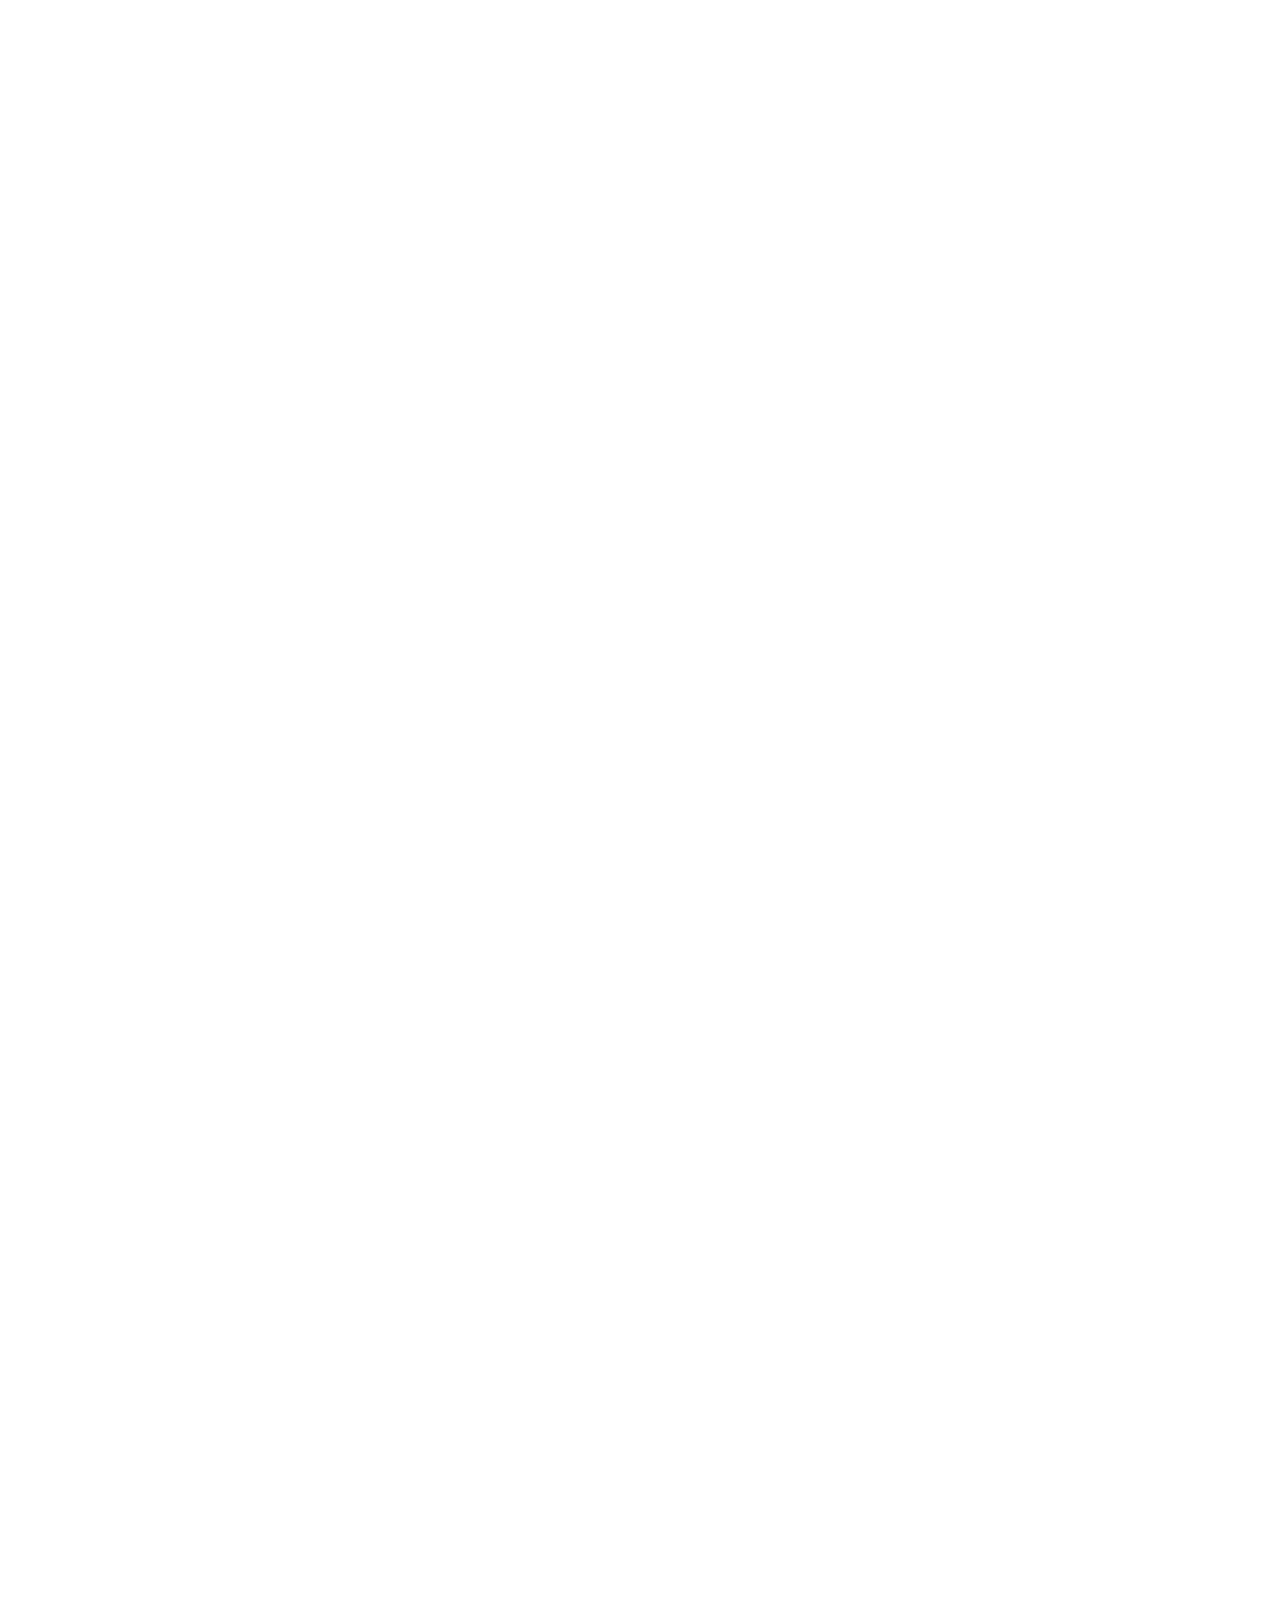
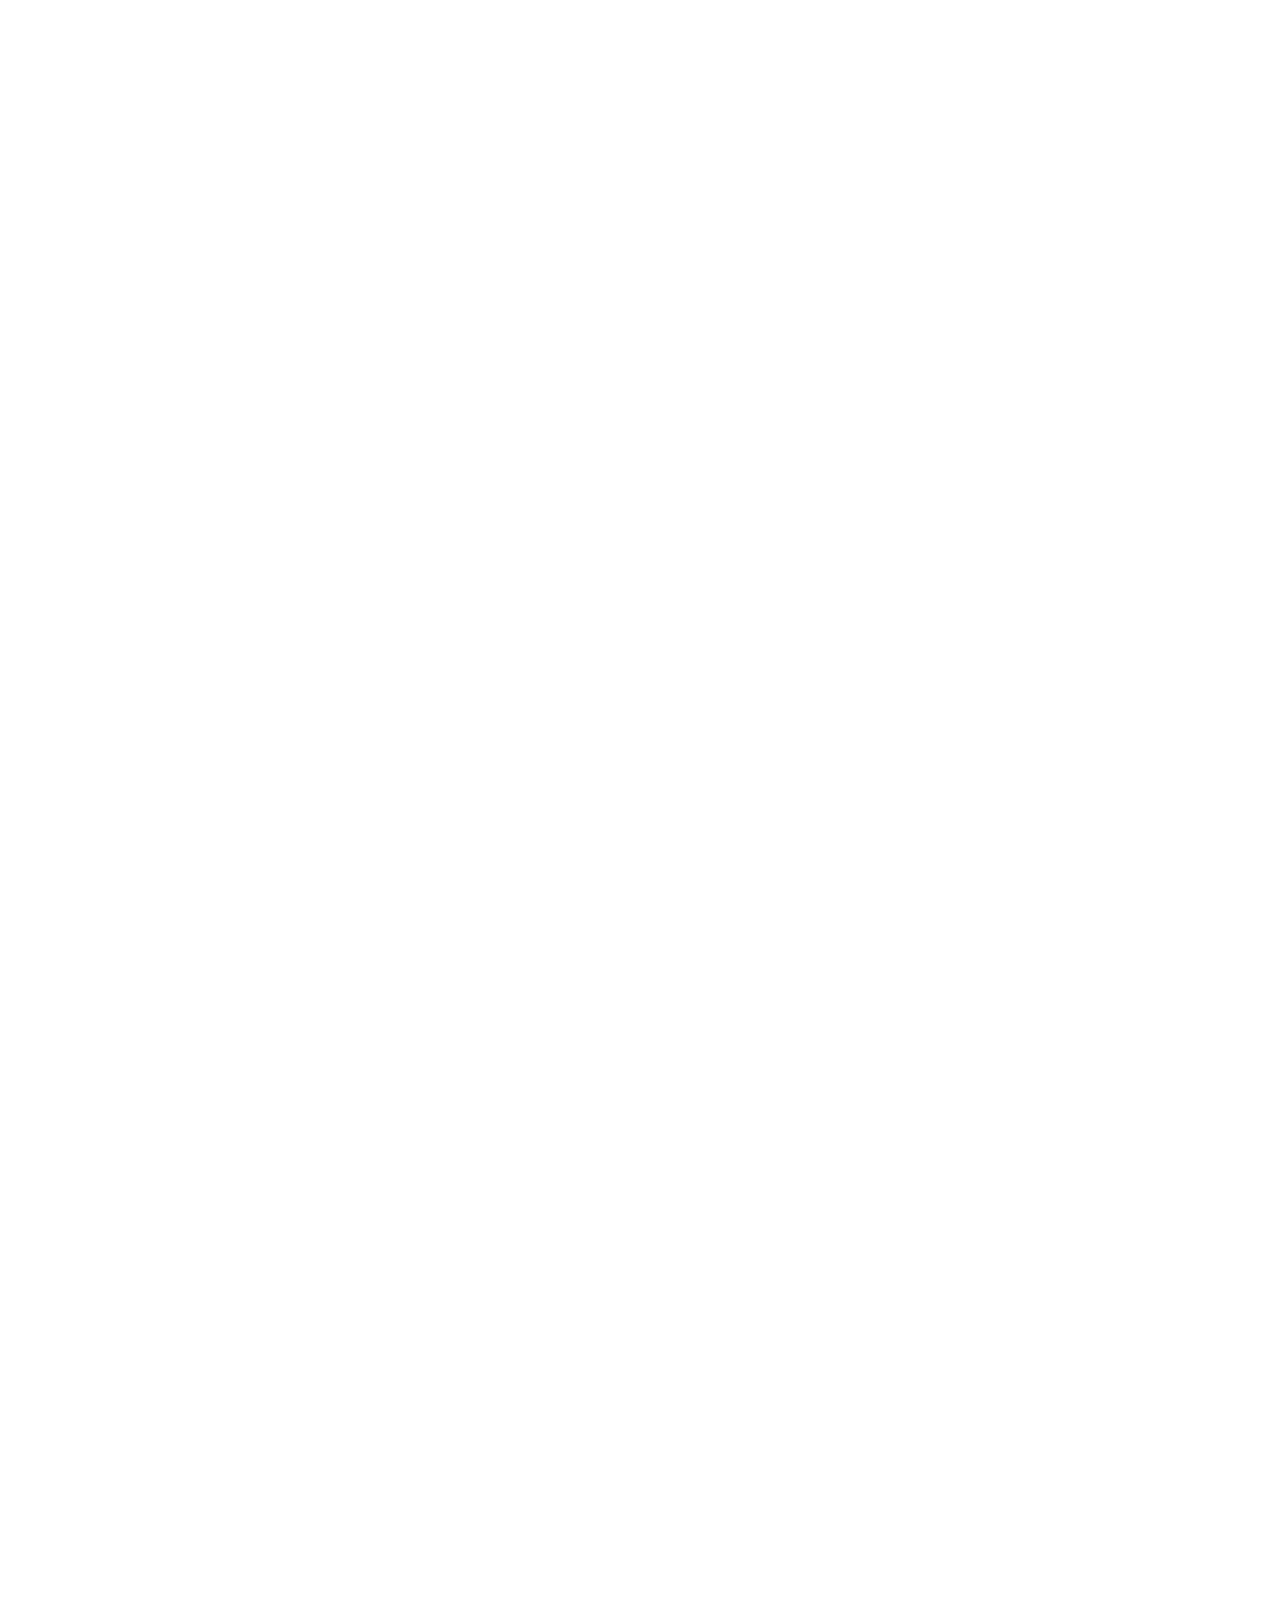
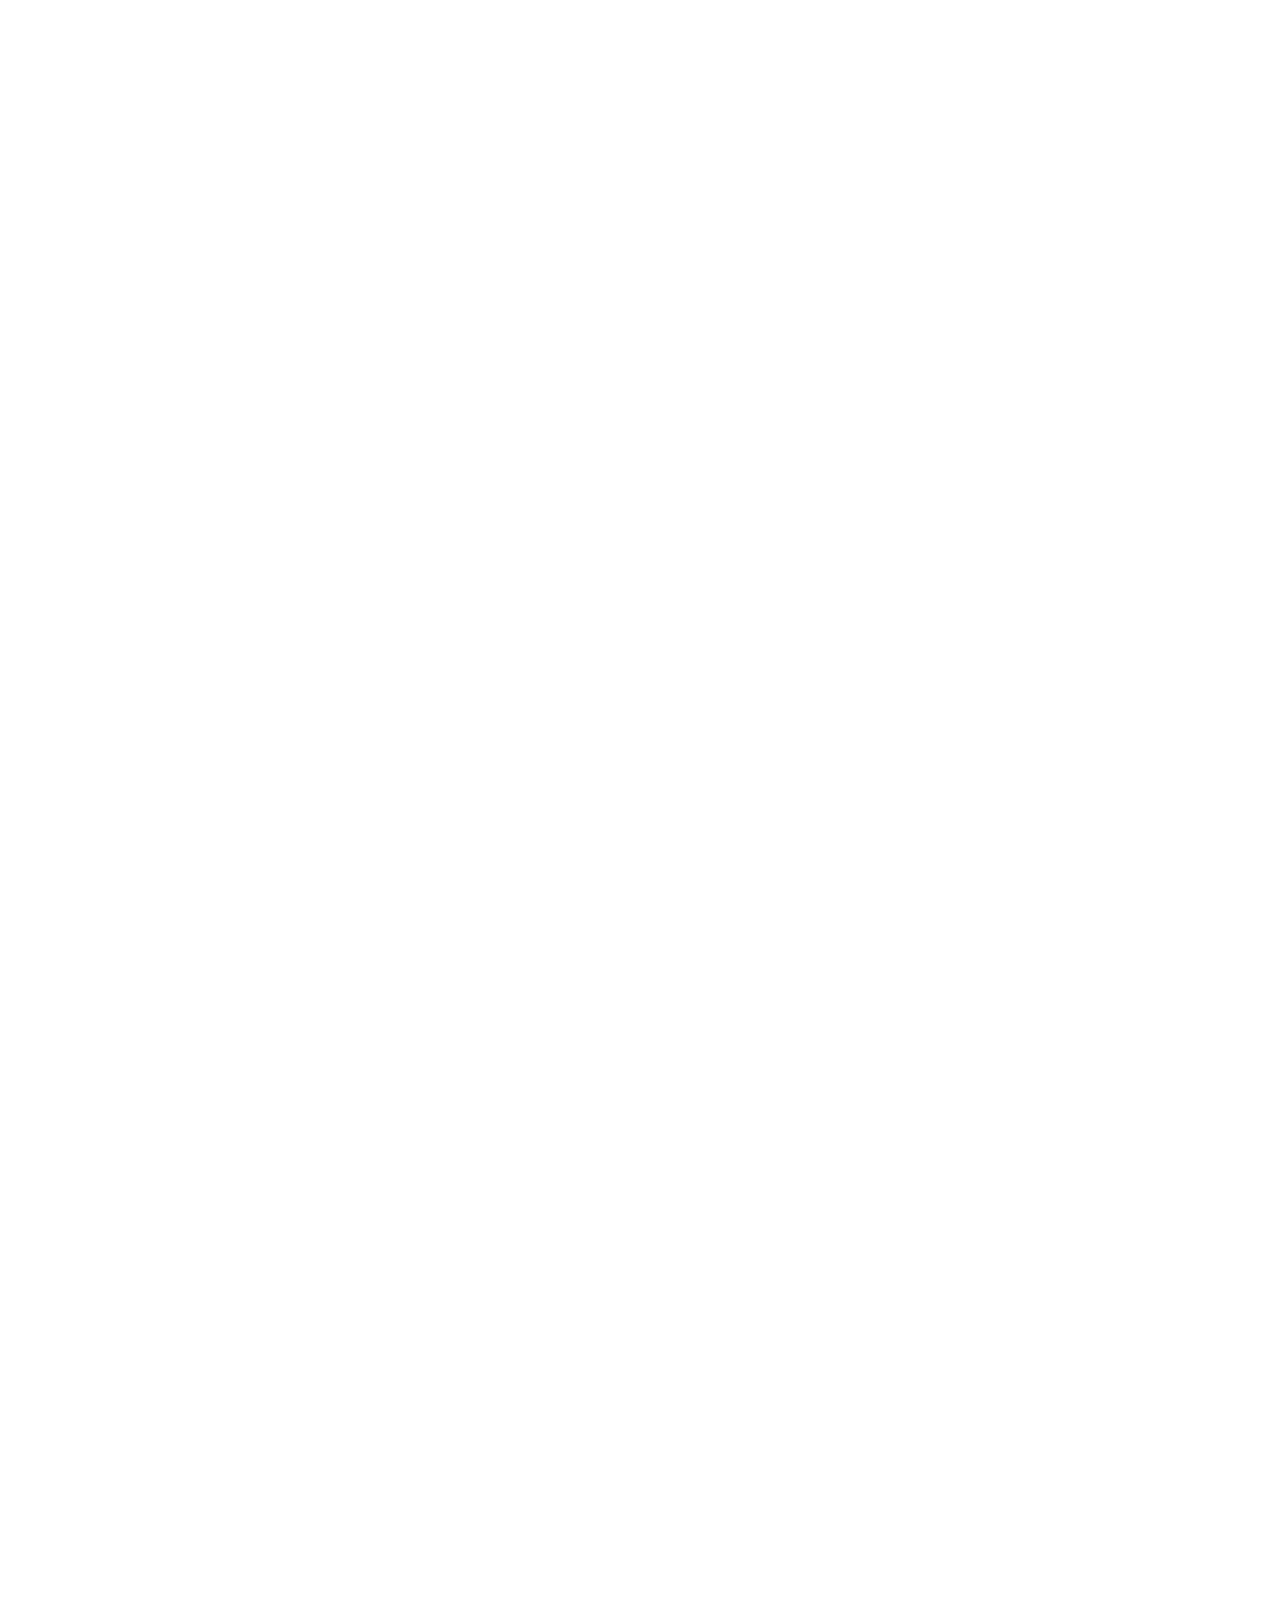
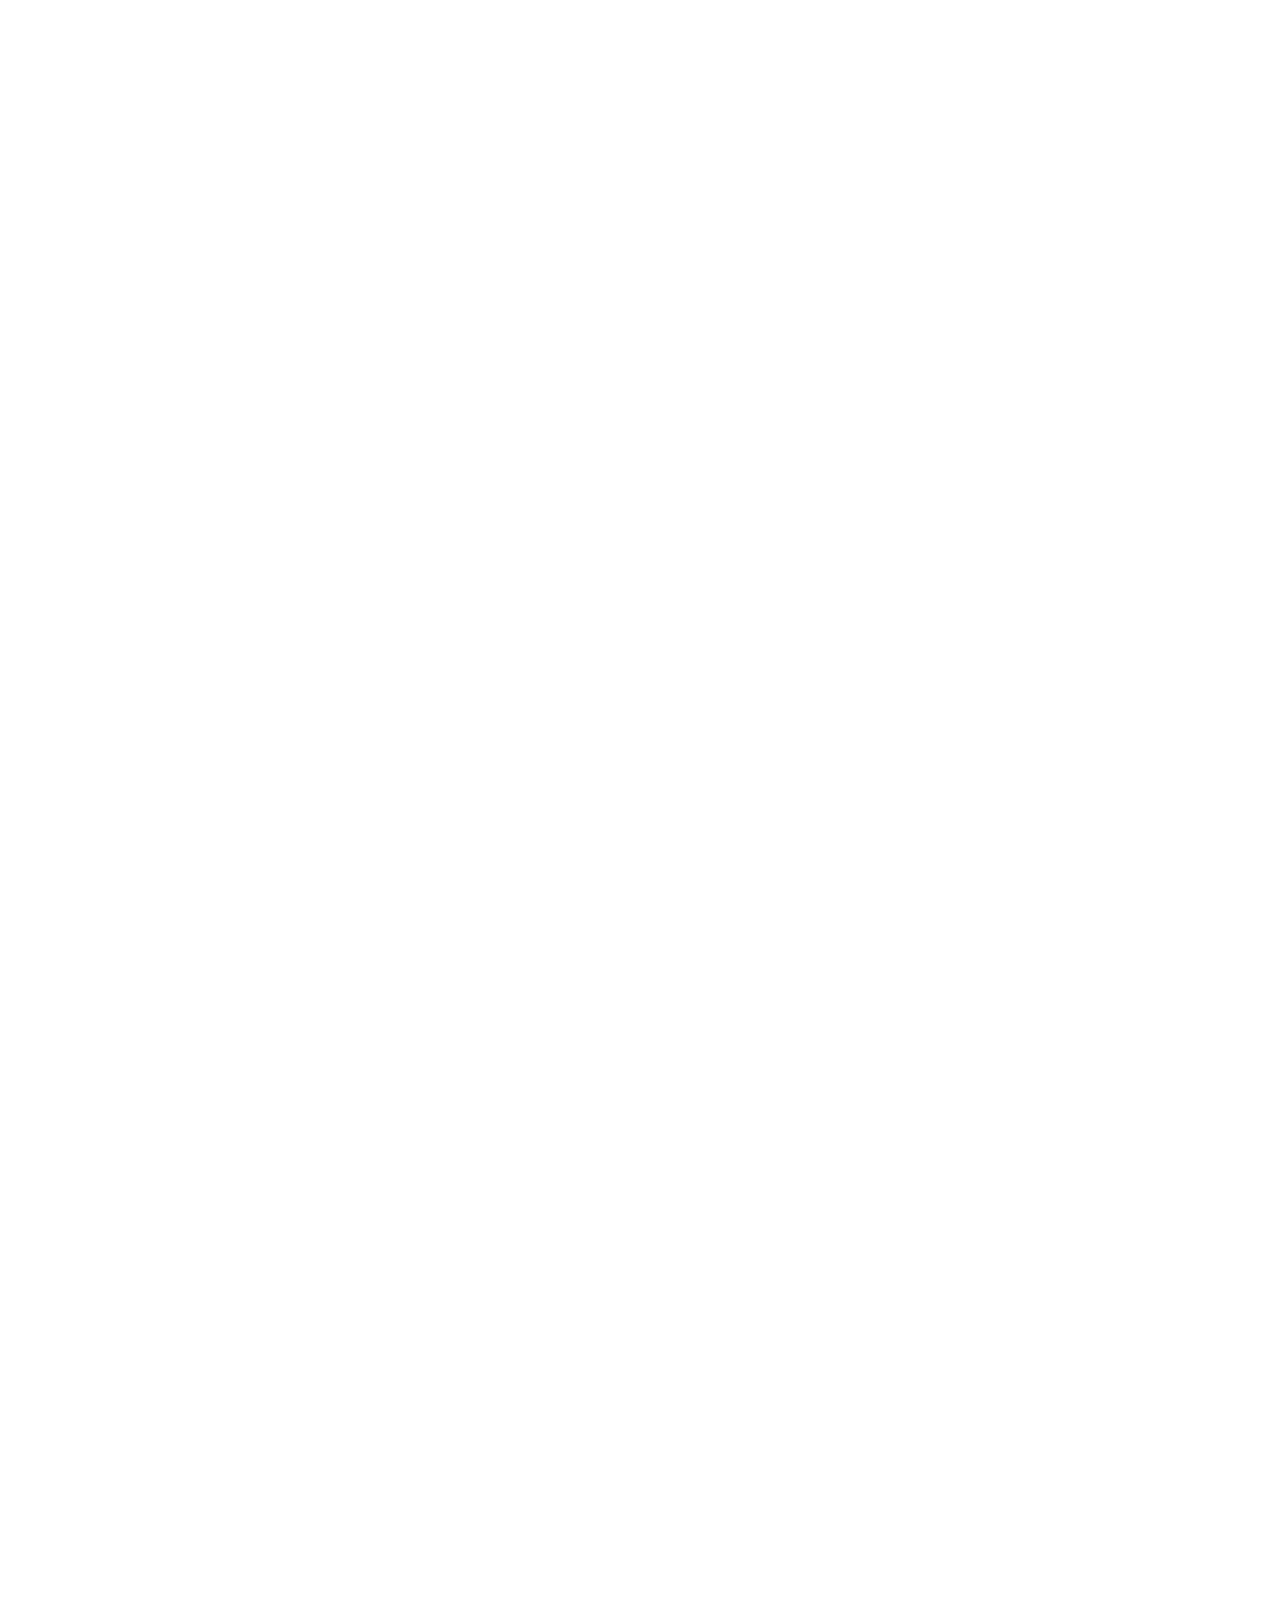
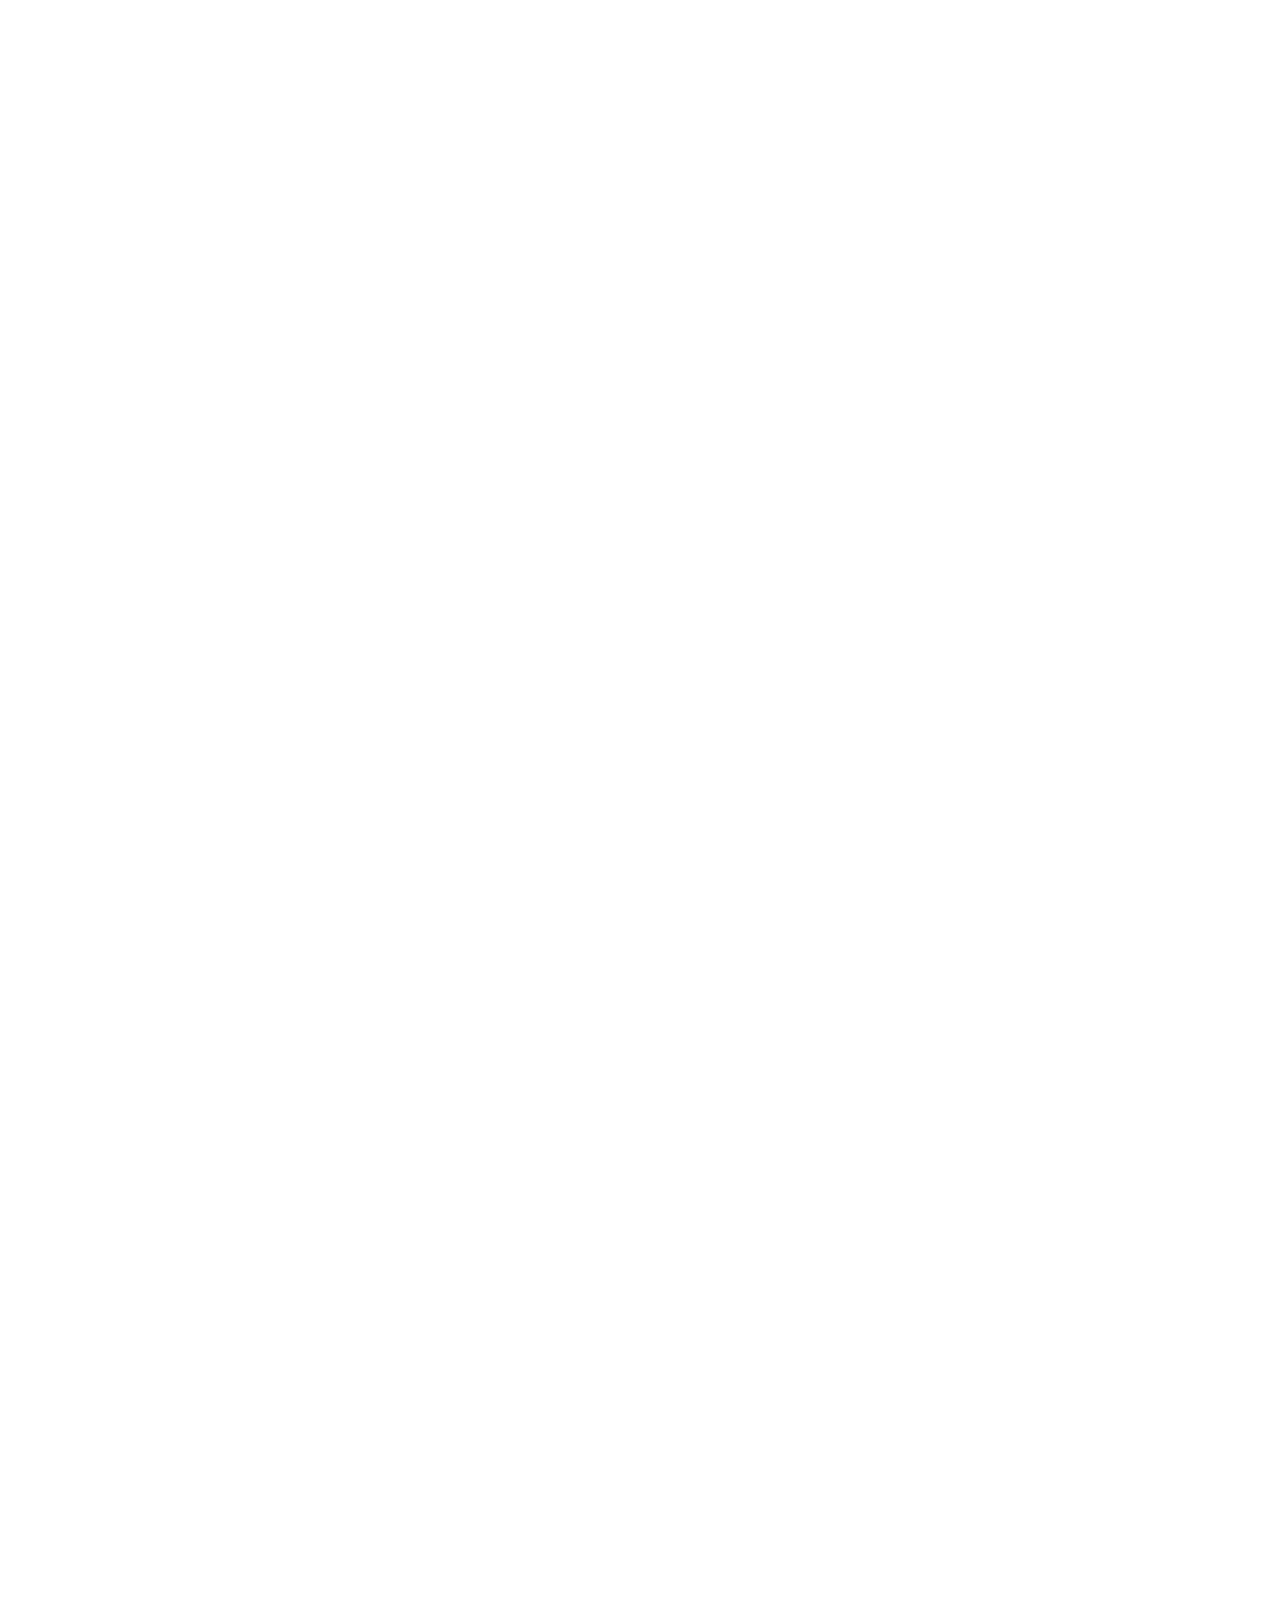
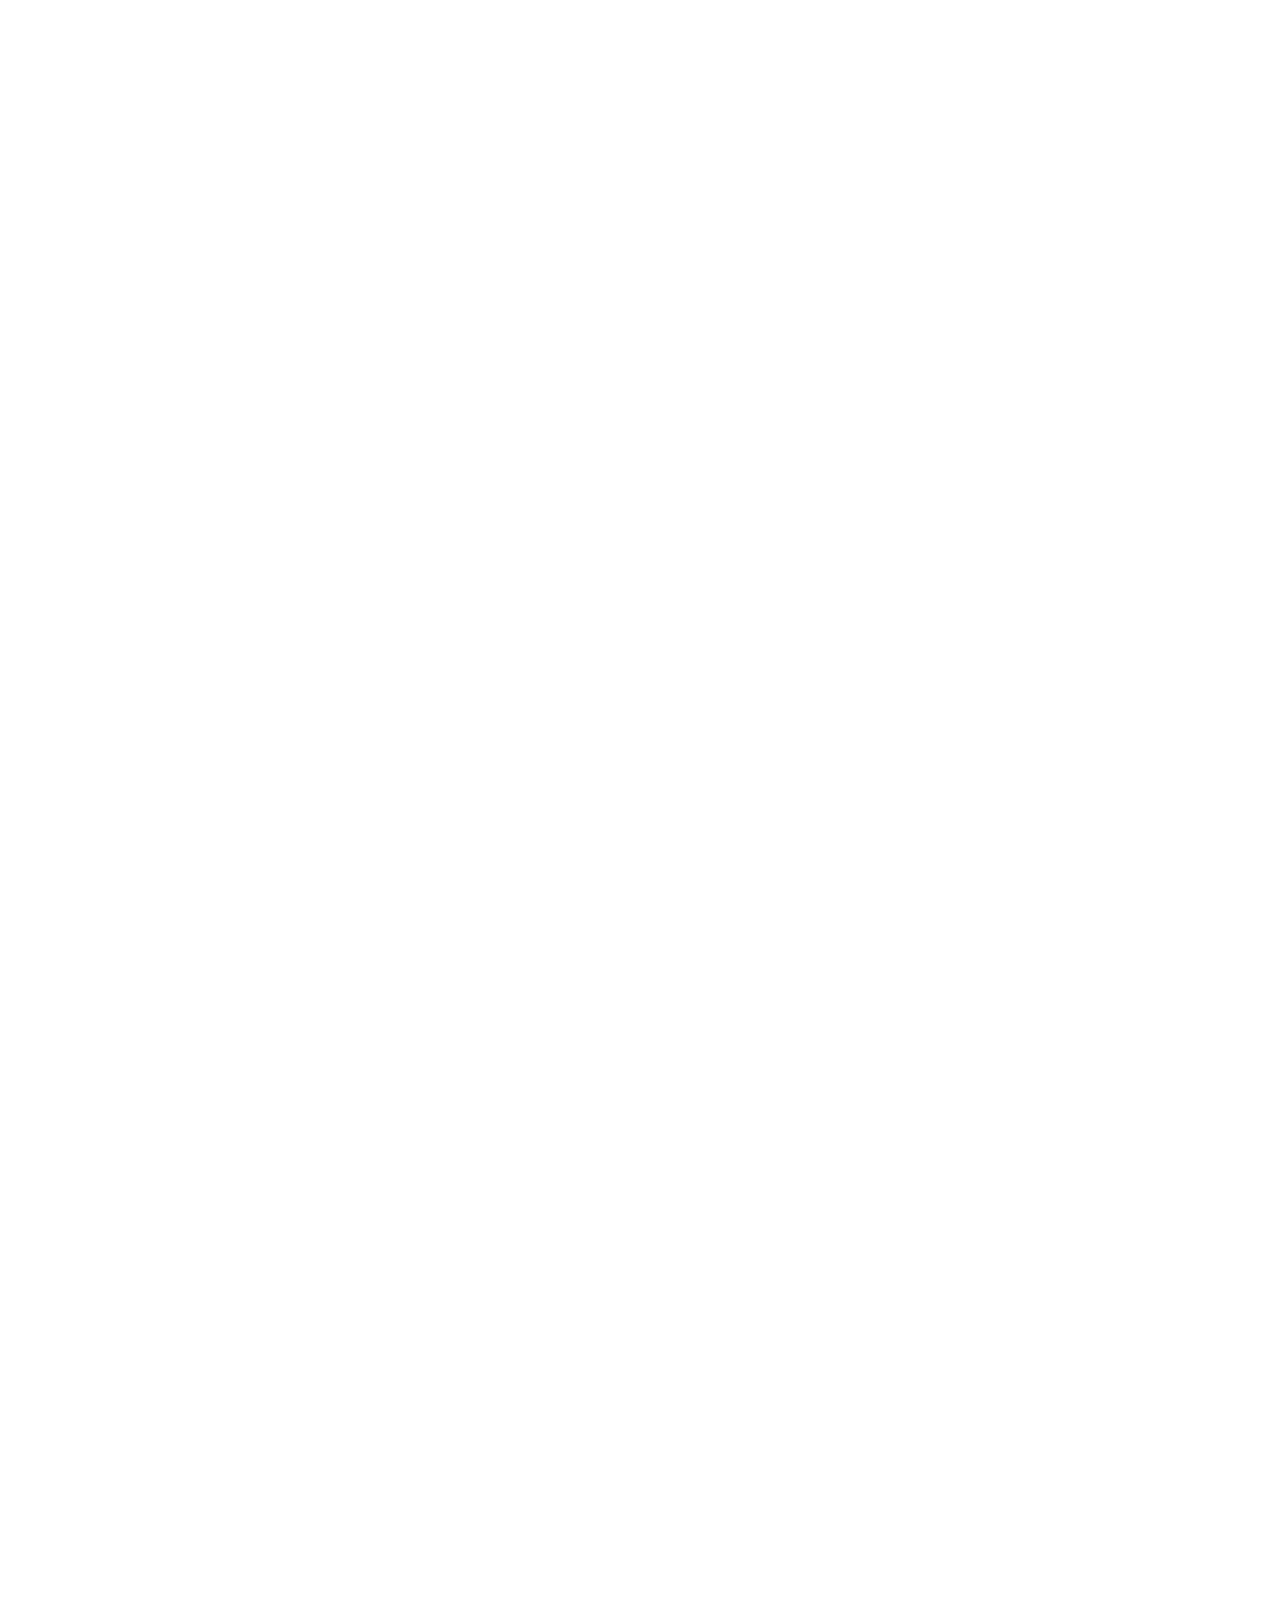
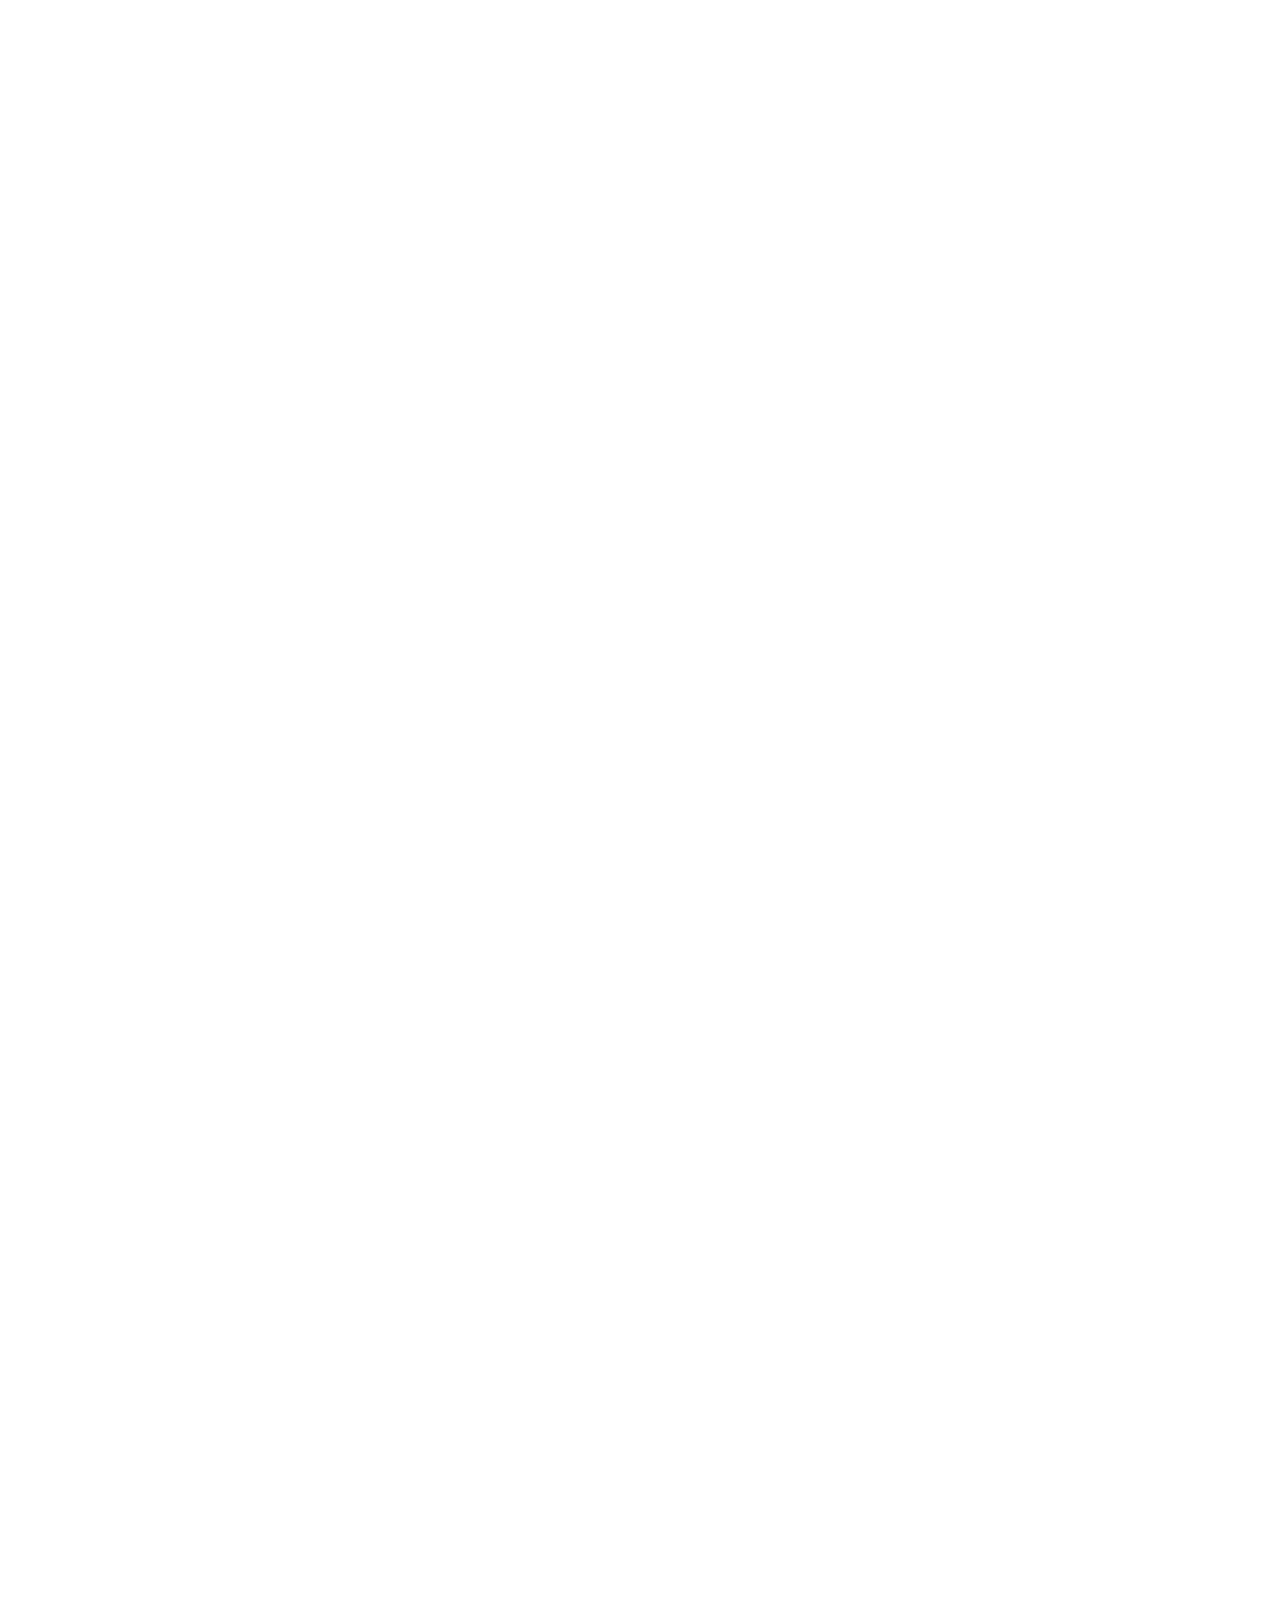
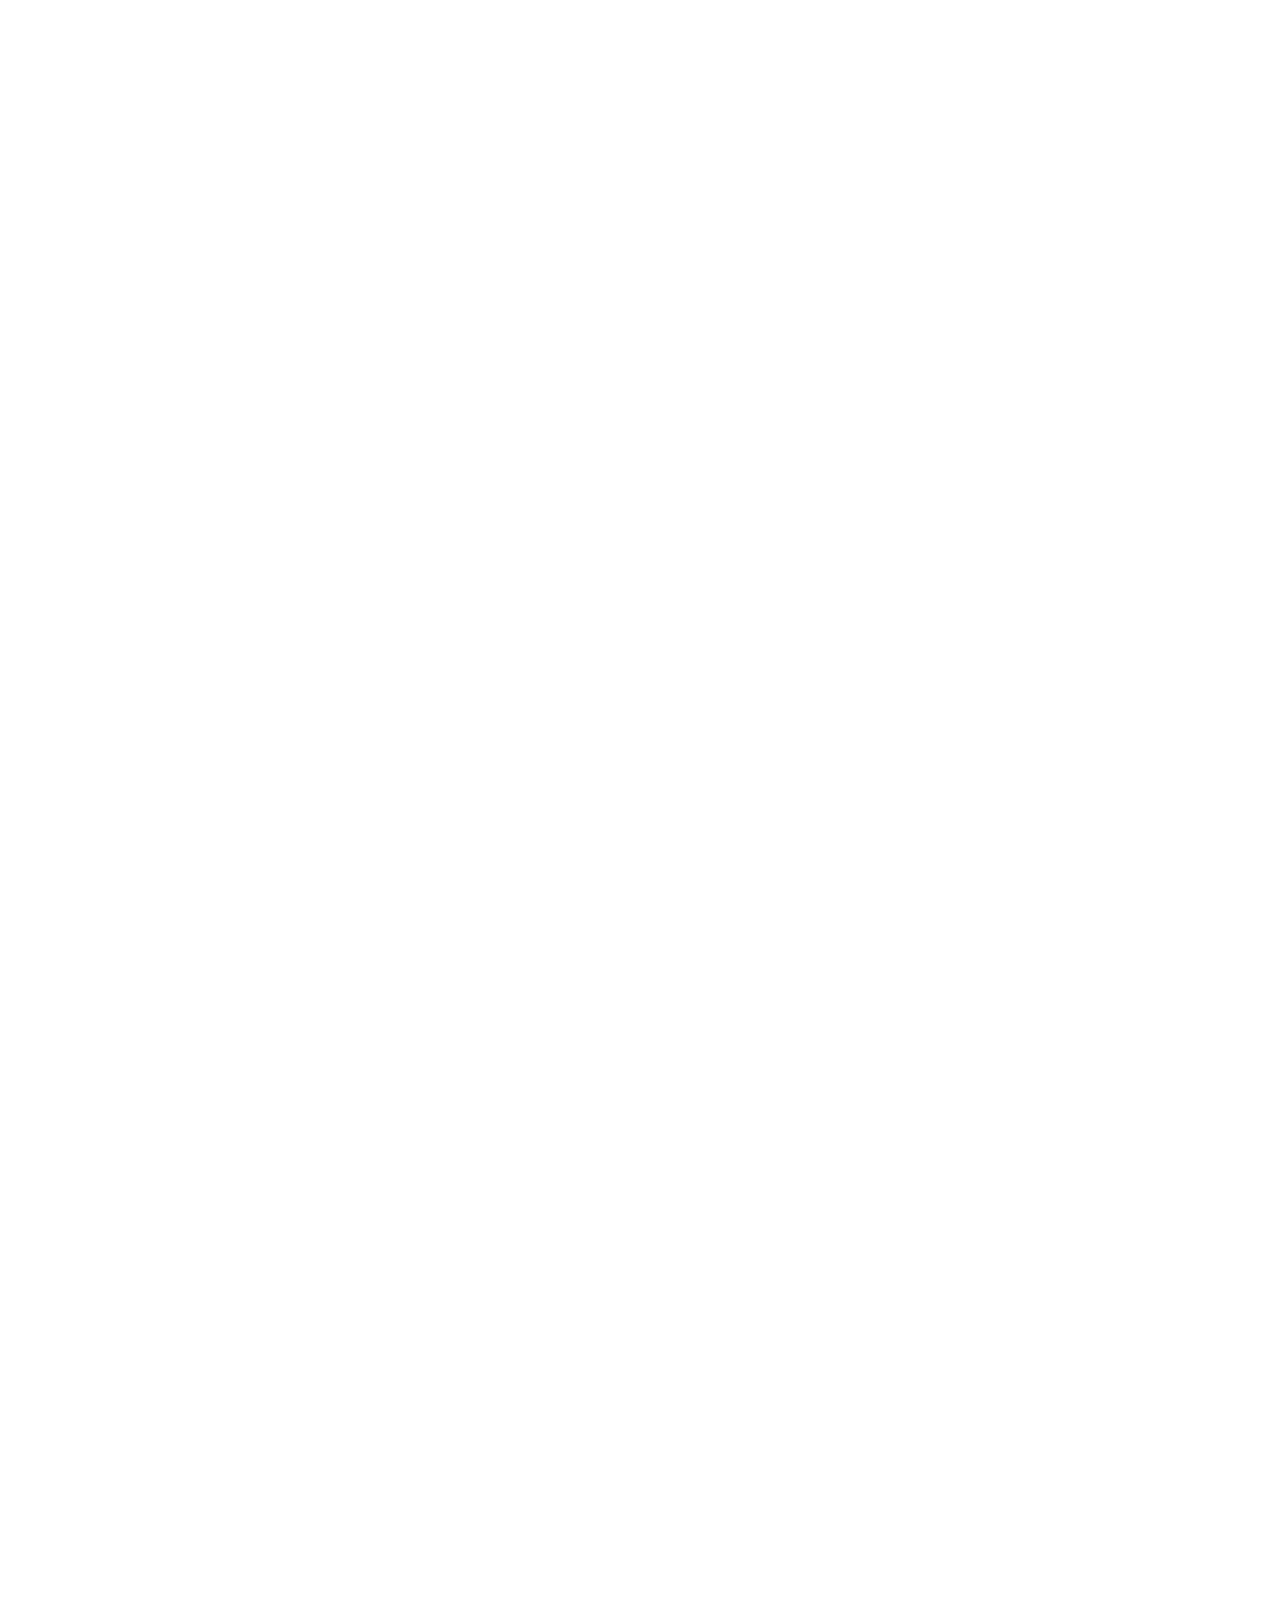
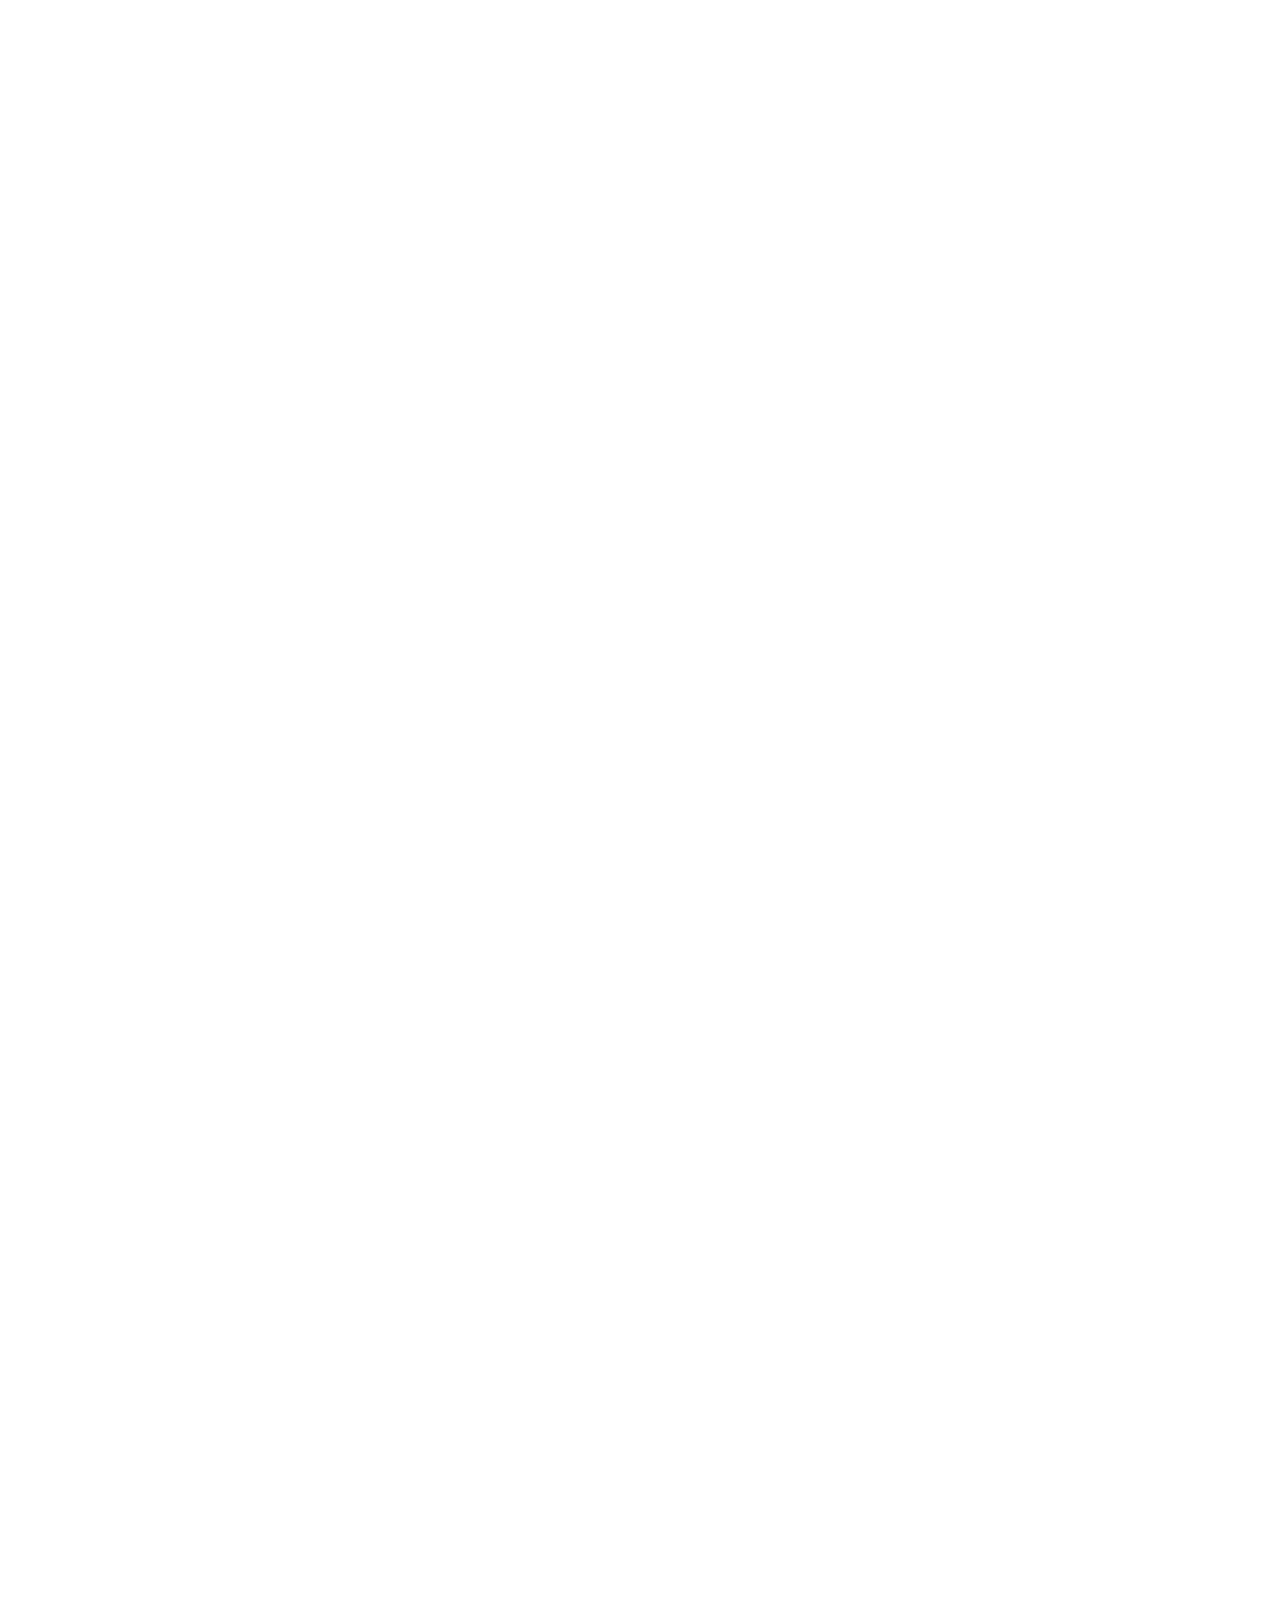
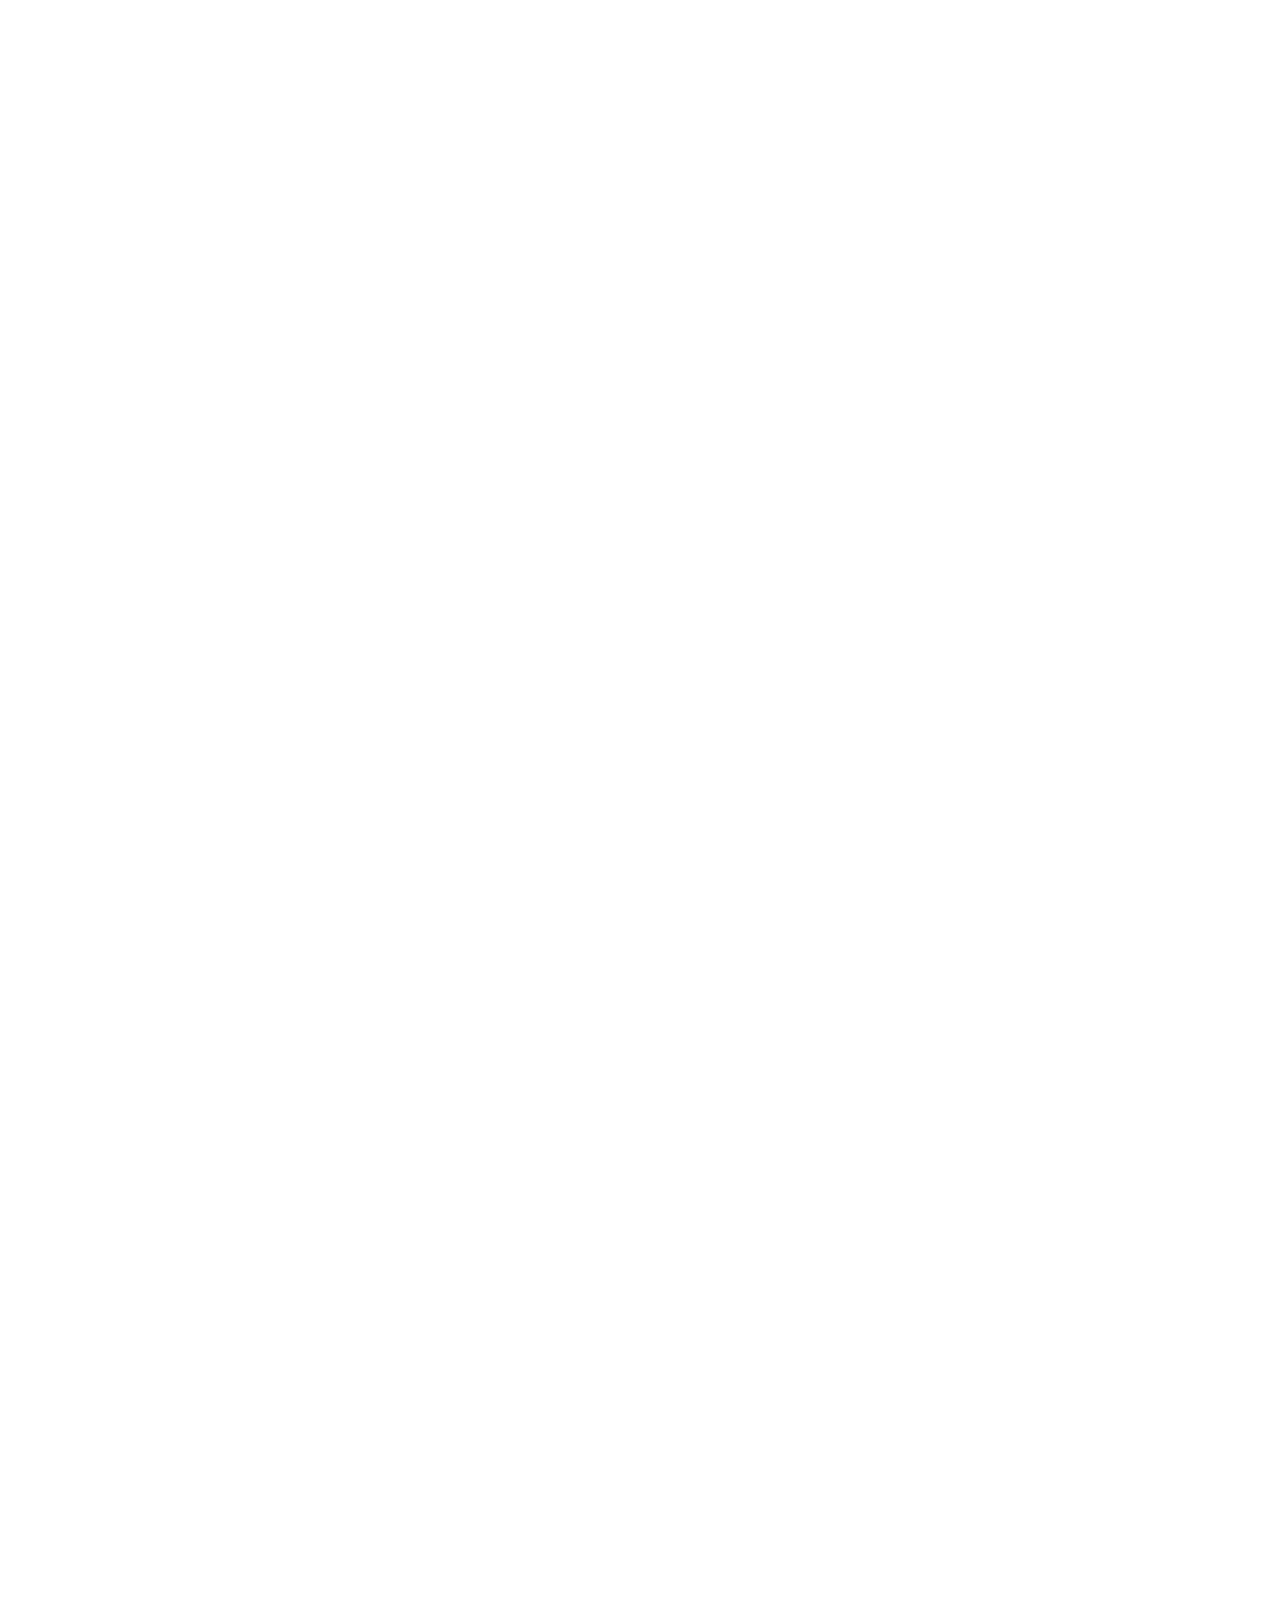
<file: index.html>
<!DOCTYPE html>
<html lang="en">
<head>
    <meta charset="UTF-8">
    <meta name="viewport" content="width=device-width, initial-scale=1.0">
    <meta http-equiv="X-UA-Compatible" content="ie=edge">
    <meta name="screen-orientation" content="portrait"><!-- uc强制竖屏 -->
    <meta name="x5-orientation" content="portrait"><!-- QQ强制竖屏 -->
    <meta name="msapplication-tap-highlight" content="no">
    <link rel="stylesheet" href="css/dedault.css">
    <link rel="stylesheet" href="css/index.css">
    <script src="js/flexible.js"></script>
    <script src="js/loads.js"></script>
    <script src="js/jquery-3.3.1.min.js"></script>
    <script src="js/delighters.js"></script>
    <title>从《诗经》到《红楼梦》—那些年我们读过的经典</title>
</head>
<body>
<!--横屏提示-->
<div class="row-tishi">
    <img src="./image/hengtisz.gif" alt="">
    <p>请将手机锁屏后横屏观看</p>
    <b><img src="./image/guan.png" alt=""></b>
</div>
<!--loading-->
<div class="loading-box">
    <img src="./image/huaban-2.jpg" alt="">
    <i><img src="./image/loading.gif" alt=""></i>
    <b id="loadingNum">0%</b>
</div>
<script>
    // 随机数
    function random(min, max) {
        return Math.floor(Math.random() * (max - min)) + min;
    }
    $('#loadingNum').html(random(0, 30) + '%');
</script>
<div class="total-box" id="total-box">
    <div class="content-box">
        <ul class="content-box-pics">
            <li>
                <div>
                    <img src="./image/backgrounds/21.jpg" alt="">
                </div>
            </li>
            <li>
                <div>
                    <img src="./image/backgrounds/20.jpg" alt="">
                </div>
                <div class="content-box-pics-item-box a13">
                    <i data-video="http://stream.nlc.cn/issue/zhuanti/hongloumeng/2015MOOC0409_01.mp4"><img src="./image/backgroundz/15.png" alt=""></i>
                    <a><img src="./image/backgroundz/1.15.png" alt=""></a>
                </div>
            </li>
            <li>
                <div>
                    <img src="./image/backgrounds/19.jpg" alt="">
                </div>
            </li>
            <li>
                <div>
                    <img src="./image/backgrounds/18.jpg" alt="">
                </div>
            </li>
            <li data-delighter>
                <div>
                    <img src="./image/backgrounds/17.jpg" alt="">
                </div>
                <div class="content-box-pics-item-box a12">
                    <i data-video="http://stream.nlc.cn/issue/zhuanti/hongloumeng/2015MOOC1125.mp4"><img src="./image/backgroundz/14.png" alt=""></i>
                    <b data-delighter><img src="./image/backgroundz/2-10.png" alt=""></b>
                    <a><img src="./image/backgroundz/1.14.png" alt=""></a>
                </div>
            </li>
            <li>
                <div>
                    <img src="./image/backgrounds/16.jpg" alt="">
                </div>
                <div class="content-box-pics-item-box a11">
                    <i data-video="http://stream.nlc.cn/issue/zhuanti/hongloumeng/2018MOOC0162_01.mp4"><img src="./image/backgroundz/13.png" alt=""></i>
                    <b data-delighter><img src="./image/backgroundz/2-9.png" alt=""></b>
                    <a><img src="./image/backgroundz/1.13.png" alt=""></a>
                </div>
            </li>
            <li>
                <div>
                    <img src="./image/backgrounds/15.jpg" alt="">
                </div>
            </li>
            <li>
                <div>
                    <img src="./image/backgrounds/14.jpg" alt="">
                </div>
                <div class="content-box-pics-item-box a10">
                    <i data-video="http://stream.nlc.cn/issue/zhuanti/hongloumeng/2015MOOC0165_01.mp4"><img src="./image/backgroundz/12.png" alt=""></i>
                    <a><img src="./image/backgroundz/1.12.png" alt=""></a>
                </div>
            </li>
            <li>
                <div>
                    <img src="./image/backgrounds/13.jpg" alt="">
                </div>
            </li>
            <li data-delighter>
                <div>
                    <img src="./image/backgrounds/12.jpg" alt="">
                </div>
                <div class="content-box-pics-item-box a9">
                    <b data-delighter><img src="./image/backgroundz/2-8.png" alt=""></b>
                </div>
            </li>
            <li>
                <div>
                    <img src="./image/backgrounds/11.jpg" alt="">
                </div>
            </li>
            <li data-delighter>
                <div>
                    <img src="./image/backgrounds/10.jpg" alt="">
                </div>
                <div class="content-box-pics-item-box a8">
                    <b data-delighter><img src="./image/backgroundz/2-7.png" alt=""></b>
                </div>
            </li>
            <li>
                <div>
                    <img src="./image/backgrounds/9.jpg" alt="">
                </div>
                <div class="content-box-pics-item-box a7">
                    <i data-video="http://stream.nlc.cn/issue/zhuanti/hongloumeng/2015MOOC0057_01.mp4"><img src="./image/backgroundz/10.png" alt=""></i>
                    <a><img src="./image/backgroundz/1.10.png" alt=""></a>
                </div>
            </li>
            <li data-delighter>
                <div>
                    <img src="./image/backgrounds/8.jpg" alt="">
                </div>
                <div class="content-box-pics-item-box a6">
                    <i data-video="http://stream.nlc.cn/issue/zhuanti/hongloumeng/2015MOOC0088_01.mp4"><img src="./image/backgroundz/9.png" alt=""></i>
                    <b data-delighter><img src="./image/backgroundz/2-6.png" alt=""></b>
                    <a><img src="./image/backgroundz/1.9.png" alt=""></a>
                </div>
            </li>
            <li data-delighter>
                <div>
                    <img src="./image/backgrounds/7.jpg" alt="">
                </div>
                <div class="content-box-pics-item-box a5">
                    <b data-delighter><img src="./image/backgroundz/2-5.png" alt=""></b>
                </div>
            </li>
            <li data-delighter>
                <div>
                    <img src="./image/backgrounds/6.jpg" alt="">
                </div>
                <div class="content-box-pics-item-box a4">
                    <i data-video="http://stream.nlc.cn/issue/zhuanti/hongloumeng/2015MOOC1073_01.mp4"><img src="./image/backgroundz/7.png" alt=""></i>
                    <b data-delighter><img src="./image/backgroundz/2-4.png" alt=""></b>
                    <a><img src="./image/backgroundz/1.7.png" alt=""></a>
                </div>
            </li>
            <li data-delighter>
                <div>
                    <img src="./image/backgrounds/5.jpg" alt="">
                </div>
                <div class="content-box-pics-item-box a3">
                    <b data-delighter><img src="./image/backgroundz/2-3.png" alt=""></b>
                </div>
            </li>
            <li>
                <div>
                    <img src="./image/backgrounds/4.jpg" alt="">
                </div>
            </li>
            <li data-delighter>
                <div>
                    <img src="./image/backgrounds/3.jpg" alt="">
                </div>
                <div class="content-box-pics-item-box a2">
                    <i data-video="http://stream.nlc.cn/issue/zhuanti/hongloumeng/2015MOOC0661_01.mp4"><img src="./image/backgroundz/5.png" alt=""></i>
                    <b><img src="./image/backgroundz/2-2.png" alt=""></b>
                    <a><img src="./image/backgroundz/1.5.png" alt=""></a>
                </div>
            </li>
            <li data-delighter>
                <div>
                    <img src="./image/backgrounds/2.jpg" alt="">
                </div>
                <div class="content-box-pics-item-box a1">
                    <i data-video="http://stream.nlc.cn/issue/zhuanti/hongloumeng/2017MOOC9990_02.mp4"><img src="./image/backgroundz/1.png" alt=""></i>
                    <b><img src="./image/backgroundz/2-1.png" alt=""></b>
                    <a><img src="./image/backgroundz/1.1.png" alt=""></a>
                </div>
            </li>
        </ul>
    </div>
    <div class="home-box">
        <div class="juan-box">
            <div class="juan-text-brother" data-delighter></div>
            <div class="juan-zhanwei">
                <div class="juan-text">
                    <div class="juan-text-box">
                        <i id="juan-left"></i>
                        <div class="home-img-box">
                            <img src="./image/b-j.jpg" alt="">
                        </div>
                        <i></i>
                    </div>
                </div>
            </div>

            <div class="juan-back">
                <img src="./image/b-1.jpg" alt="">
            </div>
        </div>
        <div class="text-box">
            <i><img src="./image/scroll.png" alt=""></i>
            <i><img src="./image/title.png" alt=""></i>
            <div><img src="./image/b-d.png" alt=""></div>
        </div>
    </div>
<!--    视频-->
    <div class="video-box">

    </div>
<!--    音频-->
    <div class="music-box active">
        <img src="./image/mic2.png" alt="">
        <audio
        id="musicAudio"
        controls="controls"
        autoplay="autoplay"
        loop="loop"
        >
            <source src="./image/KF016410_Asian_Borders.mp3"/>
        </audio>
    </div>
    <script>
        $('.row-tishi').click(function () {
            $(this).addClass('active')
            setTimeout(function () {
                $('.row-tishi').hide()
                document.getElementsByTagName('audio')[0].play();
            },100)
        })
    </script>
</div>
</body>
</html>
<script>
    setTimeout(function () {
        // 随机数
        function random(min, max) {
            return Math.floor(Math.random() * (max - min)) + min;
        }
        $('#loadingNum').html(random(30, 60) + '%');
    },500)
    window.onload = function () {
        
        // var isTop = $(window).scrollTop();
        // $(window).scroll(function(e) {
        //     console.log($(window).scrollTop())
        //     isTop = $(window).scrollTop();
        // })


        // 默认加载底部
        var t = document.body.clientHeight;
        setTimeout(function () {
            window.scroll(0, t);
        },10);

        var mo=function(e){e.preventDefault();};
        /***滑动限制***/
        function stop(){
            document.body.style.overflow='hidden';       
            document.addEventListener("touchmove",mo,{passive:false});//禁止页面滑动
        }
        /***取消滑动限制***/
        function move(){
            document.body.style.overflow='';//出现滚动条
            document.removeEventListener("touchmove",mo,{passive:false});       
        }
        // 点击播放视频
        $('.content-box-pics-item-box > i').click(function () {
            stop();
            // $('body').css({
            //     overflow: 'hidden',
            //     position: 'fixed',
            //     top: -$(window).scrollTop(),
            //     left: 0
            // })
            console.log($(this).attr('data-video'))
            $('.video-box').show();
            setvideo($(this).attr('data-video'));
            document.getElementsByTagName('audio')[0].pause();
            $('.music-box').removeClass('active');
            $('.music-box').children('img').attr('src', './image/mic1.png')
        });
        // 点击关闭视频
        $('.video-box').click(function(){
            // $('body').css({
            //     overflow: 'visible',
            //     position: 'static',
            //     top: 'auto',
            //     left: 'auto'
            // })
            // window.scroll(0, $(window).scrollTop());
            move();
            $('.video-box').hide();
            document.getElementById('video').pause()
            document.getElementsByTagName('audio')[0].play();
            $('.music-box').addClass('active')
            $('.music-box').children('img').attr('src', './image/mic2.png')
        });
        function setvideo(url) {
            var youku = $(".video-box");
            var htmlstr = '';
            if(SetSystem() == 'Android') {
                $('.video-box').addClass('active');
                htmlstr ='<video class="active" id="video" width="100%" src="'+url+'" poster="img/lunyu.png" preload="auto" controls="controls"></video>'
            } else {
                $('.video-box').removeClass('active');
                htmlstr ='<video id="video" width="100%" poster="img/lunyu.png" preload="auto" x-webkit-airplay="true" webkit-playsinline="true" playsinline="true" x5-playsinline="" x5-video-player-fullscreen="false" controls="controls">' +
                        '<source src="'+url+'" type="video/mp4" />'
                    '</video>'
            }
            youku.html(htmlstr);
            document.getElementById('video').play();
            // document.getElementById('video').requestFullscreen();
        };

        function SetSystem() {
            var u = navigator.userAgent, app = navigator.appVersion;
            var isAndroid = u.indexOf('Android') > -1 || u.indexOf('Linux') > -1; //g
            var isIOS = !!u.match(/\(i[^;]+;( U;)? CPU.+Mac OS X/); //ios终端
            if (isAndroid) {
                //这个是安卓操作系统
                return 'Android'
            }
            if (isIOS) {
                //这个是ios操作系统
                return 'Ios'
            }
        }

        // 音频播放
        document.getElementsByTagName('audio')[0].play();
        document.addEventListener("WeixinJSBridgeReady", function () {
            document.getElementsByTagName('audio')[0].play();
            document.getElementsByTagName('audio')[0].play();
        }, false);
        let state = true;
        $('.music-box').click(function() {
            if(state) {
                document.getElementsByTagName('audio')[0].pause(); 
                $(this).removeClass('active')
                $(this).children('img').attr('src', './image/mic1.png')
            } else {
                document.getElementsByTagName('audio')[0].play(); 
                $(this).addClass('active')
                $(this).children('img').attr('src', './image/mic2.png')
            }
            state = !state
        })


        //loading
        function fnLoading() {
            var num = Number($('#loadingNum').html().split('%')[0]);
            setTimeout(function () {
                var IntervalName = setInterval(function () {
                    num++;
                    if(num >= 100) {
                        num = 100
                    }
                    $('#loadingNum').html(num + '%');
                    if(num == 100) {
                        setTimeout(function () {
                            clearInterval(IntervalName);
                            $('.total-box').css({
                                opacity: 1
                            })
                            $('.loading-box').addClass('active');
                            setTimeout(function () {
                                $('.loading-box').hide();
                                move();
                            },500)
                        },500)
                    }
                })
            },500)

        }
        // 开屏提示
        setTimeout(function () {
            stop();
            fnLoading();
        },800)
    };
    
</script>
</file>
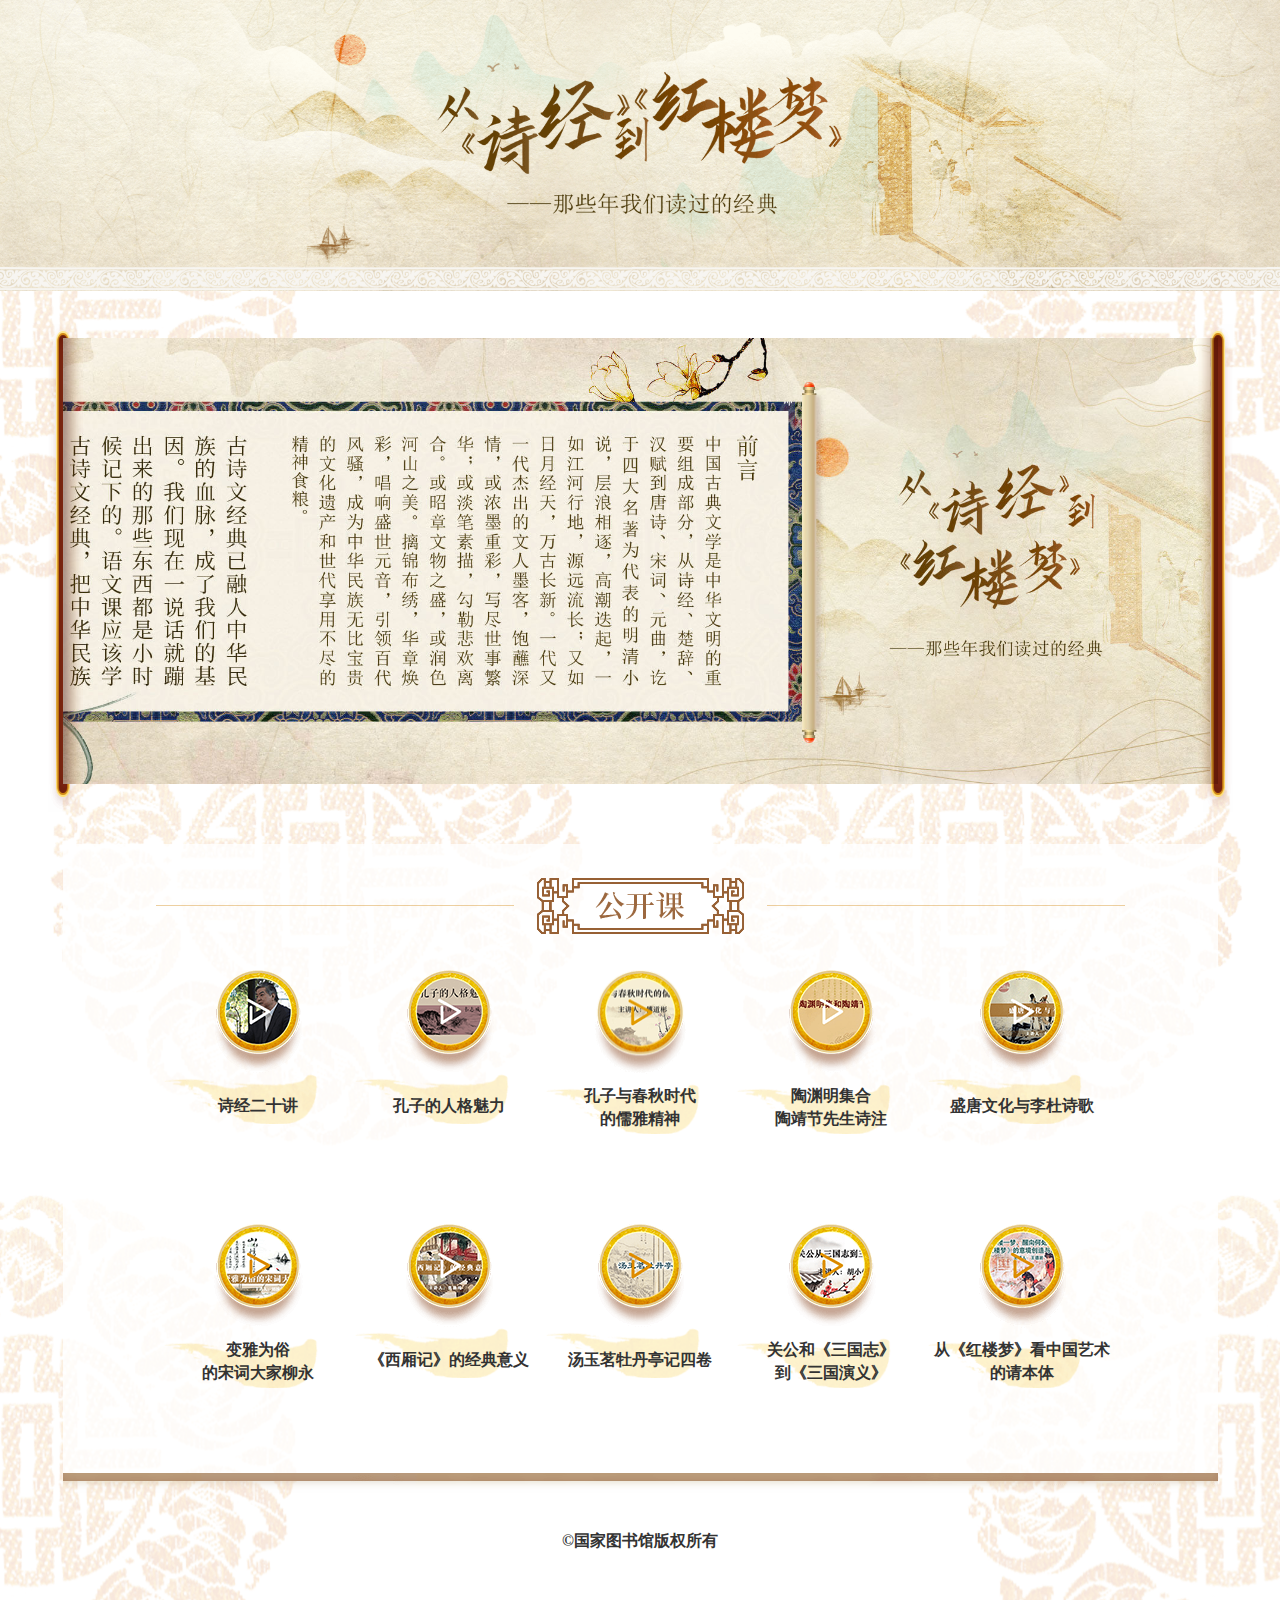
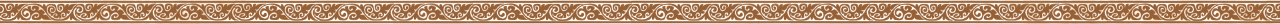
<file: home.html>
<!DOCTYPE html>
<html lang="en">
<head>
    <meta charset="UTF-8">
    <title>从《诗经》到《红楼梦》—那些年我们读过的经典</title>
    <link rel="stylesheet" href="css/dedault.css">
    <link rel="stylesheet" href="css/home.css">
    <script src="js/jquery-3.3.1.min.js"></script>
</head>
<body>
  <div class="box">
    <div class="banner">
       <img src="./imagepc/header.png" alt="">
    </div>
    <div class="box-content">
        <div class="content">
            <div class="scrollPics-box">
                <i></i>
                <b></b>
                <div class="scrollPics-content">
                    <div class="scrollPics" id="scrollPics">
                        <ul>
                            <li><img src="./imagepc/backgrounds/22.jpg" alt=""></li>
                            <li><img src="./imagepc/backgrounds/21.jpg" alt=""></li>
                            <li><img src="./imagepc/backgrounds/20.jpg" alt=""></li>
                            <li><img src="./imagepc/backgrounds/19.jpg" alt=""></li>
                            <li><img src="./imagepc/backgrounds/18.jpg" alt=""></li>
                            <li><img src="./imagepc/backgrounds/17.jpg" alt=""></li>
                            <li><img src="./imagepc/backgrounds/16.png" alt=""></li>
                            <li><img src="./imagepc/backgrounds/15.jpg" alt=""></li>
                            <li><img src="./imagepc/backgrounds/14.jpg" alt=""></li>
                            <li><img src="./imagepc/backgrounds/13.jpg" alt=""></li>
                            <li><img src="./imagepc/backgrounds/12.jpg" alt=""></li>
                            <li><img src="./imagepc/backgrounds/11.jpg" alt=""></li>
                            <li><img src="./imagepc/backgrounds/10.jpg" alt=""></li>
                            <li><img src="./imagepc/backgrounds/9.jpg" alt=""></li>
                            <li><img src="./imagepc/backgrounds/8.jpg" alt=""></li>
                            <li><img src="./imagepc/backgrounds/7.jpg" alt=""></li>
                            <li><img src="./imagepc/backgrounds/6.jpg" alt=""></li>
                            <li><img src="./imagepc/backgrounds/5.jpg" alt=""></li>
                            <li><img src="./imagepc/backgrounds/4.png" alt=""></li>
                            <li><img src="./imagepc/backgrounds/3.jpg" alt=""></li>
                            <li><img src="./imagepc/backgrounds/2-1.jpg" alt=""></li>
                            <li><img src="./imagepc/backgrounds/1-1.jpg" alt=""></li>
                        </ul>
                    </div>
                </div>
                <b></b>
                <i></i>
            </div>

            <div class="video-box">
                <div class="video-box-gongkai">
                    <img src="./imagepc/gongkai.png" alt="">
                </div>
                <div class="ideo-box-pics">
                    <ul id="ideo-box-pics">
                        <li>
                            <i data-video="http://open.nlc.cn/onlineedu/course/detail/show/course.htm?courseid=4535"><img src="./imagepc/1.png" alt=""></i>
                            <div class="active">
                                <p>诗经二十讲</p>
                            </div>
                        </li>
                        <li>
                            <i data-video="http://open.nlc.cn/onlineedu/course/detail/show/course.htm?courseid=2897"><img src="./imagepc/2.png" alt=""></i>
                            <div class="active">
                                <p>孔子的人格魅力</p>
                            </div>
                        </li>
                        <li>
                            <i data-video="http://open.nlc.cn/onlineedu/course/detail/show/course.htm?courseid=3109"><img src="./imagepc/10.png" alt=""></i>
                            <div>
                                <p>孔子与春秋时代</p>
                                <p>的儒雅精神</p>
                            </div>
                        </li>
                        <li>
                            <i data-video="http://open.nlc.cn/onlineedu/course/detail/show/course.htm?courseid=3405"><img src="./imagepc/3.png" alt=""></i>
                            <div>
                                <p>陶渊明集合</p>
                                <p>陶靖节先生诗注</p>
                            </div>
                        </li>
                        <li>
                            <i data-video="http://open.nlc.cn/onlineedu/course/detail/show/course.htm?courseid=2099"><img src="./imagepc/4.png" alt=""></i>
                            <div class="active">
                                <p>盛唐文化与李杜诗歌</p>
                            </div>
                        </li>
                    </ul>
                    <ul>
                        <li>
                            <i data-video="http://open.nlc.cn/onlineedu/course/detail/show/course.htm?courseid=2037"><img src="./imagepc/5.png" alt=""></i>
                            <div>
                                <p>变雅为俗</p>
                                <p>的宋词大家柳永</p>
                            </div>
                        </li>
                        <li>
                            <i data-video="http://open.nlc.cn/onlineedu/course/detail/show/course.htm?courseid=2251"><img src="./imagepc/6.png" alt=""></i>
                            <div class="active">
                                <p>《西厢记》的经典意义</p>
                            </div>
                        </li>
                        <li>
                            <i data-video="http://open.nlc.cn/onlineedu/course/detail/show/course.htm?courseid=4778"><img src="./imagepc/7.png" alt=""></i>
                            <div class="active">
                                <p>汤玉茗牡丹亭记四卷</p>
                            </div>
                        </li>
                        <li>
                            <i data-video="http://open.nlc.cn/onlineedu/course/detail/show/course.htm?courseid=3507"><img src="./imagepc/8.png" alt=""></i>
                            <div>
                                <p>关公和《三国志》</p>
                                <p>到《三国演义》</p>
                            </div>
                        </li>
                        <li>
                            <i data-video="http://open.nlc.cn/onlineedu/course/detail/show/course.htm?courseid=2661"><img src="./imagepc/9.png" alt=""></i>
                            <div>
                                <p>从《红楼梦》看中国艺术</p>
                                <p>的请本体</p>
                            </div>
                        </li>
                    </ul>
                    <div class="ideo-box-pics-footer">
                        <i><img src="./imagepc/tou.png" alt=""></i>
                    </div>
                </div>
            </div>
        </div>
        <div class="banquan">
            <p>©国家图书馆版权所有️</p>
        </div>
        <div class="footer">
            <img src="./imagepc/footer.png" alt="">
        </div>
    </div>
    <div class="video-box-content" id="video-box-content">
        <div class="video-box-content-box">

        </div>
    </div>
  </div>
</body>
</html>
<script>
    $(function () {
        var speed = $('#scrollPics ul').width() / 700;
        var distance = 0;
        $('#scrollPics').scrollLeft($('#scrollPics ul').width())
        loops();
        function loops() {
            $('#scrollPics').animate({scrollLeft:0}, 700000, 'linear', function() {
                $('#scrollPics').scrollLeft($('#scrollPics ul').width())
                setTimeout(function() {
                    loops();
                },100)
            });
        }
        $('#scrollPics').scroll(function() {
            console.log($('#scrollPics').scrollLeft())
            distance = $('#scrollPics').scrollLeft();
        })
        $('#scrollPics').hover(function() {
            // distance = $('#scrollPics').scrollLeft();
            $('#scrollPics').stop(true)
            console.log('速度=>', speed)
            console.log('路程=>', distance)
        }, function() {
            var time = (distance / speed) * 1000;
            console.log('时间->',(distance / speed) * 1000)
            $('#scrollPics').animate({scrollLeft:0}, time, 'linear', function() {
                $('#scrollPics').scrollLeft($('#scrollPics ul').width())
                setTimeout(function() {
                    loops();
                },100)
            });
        })
        $('.ideo-box-pics li i').click(function () {
            var url = $(this).attr('data-video');
            window.open(url)
        });
    });
</script>
</file>
<file: css/dedault.css>
/*公共样式--开始*/
html, body, div, ul, li, h1, h2, h3, h4, h5, h6, p, dl, dt, dd, ol, form, input, textarea, th, td, select {
    margin: 0;
    padding: 0;
}
*{box-sizing: border-box;}
html, body {
    min-height: 100%;
}

body {
    font-family: "Microsoft YaHei";
    font-size:14px;
    color:#333;
}
h1, h2, h3, h4, h5, h6{font-weight:normal;}
ul,ol {
    list-style: none;
}

img {
    border: none;
    vertical-align: middle;
}

a {
    text-decoration: none;
    color: #232323;
}

table {
    border-collapse: collapse;
    table-layout: fixed;
}

input, textarea {
    outline: none;
    border: none;
}

textarea {
    resize: none;
    overflow: auto;
}
.ivu-select-single .ivu-select-selection .ivu-select-placeholder {.c3}
.ivu-select-input::-webkit-input-placeholder {.c3}
.ivu-select-input:-moz-placeholder {.c3}
.ivu-select-input:-ms-input-placeholder {.c3}
.ivu-input::-webkit-input-placeholder {.c3}
.ivu-input:-moz-placeholder {.c3}
.ivu-input:-ms-input-placeholder {.c3}
.ivu-btn>span { font-weight: bold;}
.ivu-split-pane.bottom-pane {
    overflow-y: scroll;
}
</file>
<file: css/index.css>
@charset "UTF-8";
@-webkit-keyframes rotate {
  from {
    -webkit-transform: rotate(0deg);
  }
  to {
    -webkit-transform: rotate(360deg);
  }
}
@-moz-keyframes rotate {
  from {
    -moz-transform: rotate(0deg);
  }
  to {
    -moz-transform: rotate(359deg);
  }
}
@-o-keyframes rotate {
  from {
    -o-transform: rotate(0deg);
  }
  to {
    -o-transform: rotate(359deg);
  }
}
@keyframes rotate {
  from {
    transform: rotate(0deg);
  }
  to {
    transform: rotate(359deg);
  }
}
@keyframes scales {
  0% {
    transform: scale(1.1);
  }
  50% {
    transform: scale(1);
  }
  100% {
    transform: scale(1.1);
  }
}
@-webkit-keyframes topsY {
  0% {
    top: 50%;
  }
  50% {
    top: 55%;
  }
  100% {
    top: 50%;
  }
}
.row-tishi {
  position: fixed;
  left: 0;
  top: 0;
  bottom: 0;
  right: 0;
  margin: auto;
  background: rgba(0, 0, 0, 0.8);
  z-index: 2;
}
.row-tishi.active {
  opacity: 0;
  transition: all .3s;
}
.row-tishi > img {
  display: block;
  width: 2.4rem;
  height: 2.66666667rem;
  position: absolute;
  left: 0;
  top: -3.33333333rem;
  right: 0;
  bottom: 0;
  margin: auto;
}
.row-tishi b {
  display: block;
  width: 0.66666667rem;
  height: 0.66666667rem;
  position: absolute;
  top: 60%;
  transform: translate(-50%, -50%);
  left: 50%;
}
.row-tishi b img {
  display: block;
  width: 100%;
  height: 100%;
}
.row-tishi p {
  color: #fff;
  font-size: 18px;
  font-weight: 500;
  position: absolute;
  top: 50%;
  transform: translate(-50%, -50%);
  left: 50%;
  white-space: nowrap;
}
.loading-box {
  position: fixed;
  left: 0;
  top: 0;
  bottom: 0;
  right: 0;
  margin: auto;
  z-index: 1;
}
.loading-box.active {
  opacity: 0;
  transition: all 1s;
}
.loading-box img {
  display: block;
  width: 100%;
  height: 100%;
}
.loading-box i {
  width: 1.33333333rem;
  height: 1.33333333rem;
  position: absolute;
  left: 0;
  top: 0;
  right: 0;
  bottom: 0;
  margin: auto;
}
.loading-box i img {
  display: block;
  width: 100%;
  height: 100%;
}
.loading-box b {
  font-size: 0.4rem;
  transform: rotate(90deg);
  position: absolute;
  width: 0.66666667rem;
  height: 0.26666667rem;
  left: -2.66666667rem;
  top: 0;
  right: 0;
  bottom: 0;
  margin: auto;
}
.total-box {
  opacity: 0;
  width: 10rem;
}
.total-box .music-box {
  width: 1.06666667rem;
  height: 1.06666667rem;
  position: fixed;
  z-index: 10;
  right: 0.26666667rem;
  bottom: 0.26666667rem;
}
.total-box .music-box.active {
  -webkit-transition-property: -webkit-transform;
  -webkit-transition-duration: 1s;
  -moz-transition-property: -moz-transform;
  -moz-transition-duration: 1s;
  -webkit-animation: rotate 3s linear infinite;
  -moz-animation: rotate 3s linear infinite;
  -o-animation: rotate 3s linear infinite;
  animation: rotate 3s linear infinite;
}
.total-box .music-box img {
  display: block;
  width: 100%;
  height: 100%;
}
.total-box .music-box audio {
  opacity: 0;
}
.total-box .video-box {
  display: none;
  width: 100%;
  height: 100%;
  position: fixed;
  left: 0;
  right: 0;
  top: 0;
  bottom: 0;
  background: rgba(0, 0, 0, 0.8);
  z-index: 999;
}
.total-box .video-box.active {
  background: #000;
}
.total-box .video-box video {
  -webkit-transform: translateY(-50%) rotate(90deg);
  -moz-transform: translateY(-50%) rotate(90deg);
  -ms-transform: translateY(-50%) rotate(90deg);
  -o-transform: translateY(-50%) rotate(90deg);
  transform: translateY(-50%) rotate(90deg);
  position: absolute;
  top: 50%;
  visibility: visible;
}
.total-box .video-box video.active {
  display: block;
  width: 100%;
  -webkit-transform: translateY(-50%) rotate(0deg);
  -moz-transform: translateY(-50%) rotate(0deg);
  -ms-transform: translateY(-50%) rotate(0deg);
  -o-transform: translateY(-50%) rotate(0deg);
  transform: translateY(-50%) rotate(0deg);
}
.total-box .content-box {
  width: 100%;
}
.total-box .content-box .content-box-pics {
  width: 100%;
}
.total-box .content-box .content-box-pics li {
  width: 100%;
  position: relative;
}
.total-box .content-box .content-box-pics li.ended .content-box-pics-item-box b {
  opacity: 0;
  transition: all .5s;
}
.total-box .content-box .content-box-pics li div {
  width: 100%;
}
.total-box .content-box .content-box-pics li div img {
  display: block;
  width: 100%;
}
.total-box .content-box .content-box-pics li div.content-box-pics-item-box i {
  position: absolute;
  bottom: 7.46666667rem;
  right: 0.66666667rem;
  width: 3.2rem;
  -webkit-transition-property: -webkit-transform;
  -webkit-transition-duration: 1s;
  -moz-transition-property: -moz-transform;
  -moz-transition-duration: 5s;
  -webkit-animation: scales 3s linear infinite;
  -moz-animation: scales 3s linear infinite;
  -o-animation: scales 3s linear infinite;
  animation: scales 3s linear infinite;
}
.total-box .content-box .content-box-pics li div.content-box-pics-item-box i img {
  display: block;
  width: 100%;
}
.total-box .content-box .content-box-pics li div.content-box-pics-item-box b {
  position: absolute;
  bottom: 6.66666667rem;
  left: 0.66666667rem;
  width: 5.33333333rem;
  opacity: 1;
  transition: all 3s;
}
.total-box .content-box .content-box-pics li div.content-box-pics-item-box b img {
  display: block;
  width: 100%;
}
.total-box .content-box .content-box-pics li div.content-box-pics-item-box a {
  position: absolute;
  bottom: 10.66666667rem;
  right: 0.66666667rem;
  width: 1.33333333rem;
}
.total-box .content-box .content-box-pics li div.content-box-pics-item-box a img {
  display: block;
  width: 100%;
}
.total-box .content-box .content-box-pics li div.content-box-pics-item-box.a2 i {
  bottom: 11.73333333rem;
}
.total-box .content-box .content-box-pics li div.content-box-pics-item-box.a2 b {
  bottom: 15.46666667rem;
}
.total-box .content-box .content-box-pics li div.content-box-pics-item-box.a2 a {
  bottom: 14.66666667rem;
}
.total-box .content-box .content-box-pics li div.content-box-pics-item-box.a3 b {
  width: 8.66666667rem;
  bottom: 18.66666667rem;
}
.total-box .content-box .content-box-pics li div.content-box-pics-item-box.a4 i {
  bottom: 5.33333333rem;
}
.total-box .content-box .content-box-pics li div.content-box-pics-item-box.a4 b {
  bottom: 8rem;
  width: 6.66666667rem;
}
.total-box .content-box .content-box-pics li div.content-box-pics-item-box.a4 a {
  bottom: 8rem;
}
.total-box .content-box .content-box-pics li div.content-box-pics-item-box.a5 b {
  width: 6rem;
  bottom: 7.33333333rem;
}
.total-box .content-box .content-box-pics li div.content-box-pics-item-box.a6 i {
  bottom: 9.33333333rem;
}
.total-box .content-box .content-box-pics li div.content-box-pics-item-box.a6 b {
  bottom: 9.33333333rem;
  left: 1.33333333rem;
  width: 4.8rem;
}
.total-box .content-box .content-box-pics li div.content-box-pics-item-box.a6 a {
  bottom: 12.66666667rem;
}
.total-box .content-box .content-box-pics li div.content-box-pics-item-box.a7 i {
  bottom: 5.33333333rem;
  right: 4rem;
}
.total-box .content-box .content-box-pics li div.content-box-pics-item-box.a7 a {
  bottom: 5.33333333rem;
  left: 1.6rem;
}
.total-box .content-box .content-box-pics li div.content-box-pics-item-box.a8 b {
  width: 5.06666667rem;
  bottom: 24.8rem;
  left: 1.93333333rem;
}
.total-box .content-box .content-box-pics li div.content-box-pics-item-box.a9 b {
  width: 6.93333333rem;
  bottom: 15.33333333rem;
  left: 0.66666667rem;
}
.total-box .content-box .content-box-pics li div.content-box-pics-item-box.a10 i {
  bottom: 2.66666667rem;
  right: 4rem;
}
.total-box .content-box .content-box-pics li div.content-box-pics-item-box.a10 a {
  bottom: 2.66666667rem;
  left: 1.6rem;
}
.total-box .content-box .content-box-pics li div.content-box-pics-item-box.a11 i {
  bottom: 0rem;
  right: 2.66666667rem;
}
.total-box .content-box .content-box-pics li div.content-box-pics-item-box.a11 a {
  bottom: 1.6rem;
  right: 1.33333333rem;
}
.total-box .content-box .content-box-pics li div.content-box-pics-item-box.a11 b {
  width: 4rem;
  bottom: 1.6rem;
  left: 0.53333333rem;
}
.total-box .content-box .content-box-pics li div.content-box-pics-item-box.a12 i {
  bottom: 0rem;
  right: 1.33333333rem;
  z-index: 1;
}
.total-box .content-box .content-box-pics li div.content-box-pics-item-box.a12 a {
  bottom: 2.66666667rem;
  right: 1.33333333rem;
}
.total-box .content-box .content-box-pics li div.content-box-pics-item-box.a12 b {
  width: 6rem;
  bottom: 1.33333333rem;
  left: 0.53333333rem;
}
.total-box .content-box .content-box-pics li div.content-box-pics-item-box.a13 i {
  bottom: 1.06666667rem;
  right: 1.33333333rem;
}
.total-box .content-box .content-box-pics li div.content-box-pics-item-box.a13 a {
  bottom: 1.33333333rem;
  right: 4.66666667rem;
}
.total-box .home-box {
  width: 100%;
}
.total-box .home-box .juan-box {
  width: 100%;
  position: relative;
}
.total-box .home-box .juan-box .juan-back {
  width: 100%;
}
.total-box .home-box .juan-box .juan-back img {
  display: block;
  width: 100%;
}
.total-box .home-box .juan-box .juan-text-brother {
  width: 100%;
  height: 5.33333333rem;
  position: absolute;
  bottom: 0;
  left: 0;
}
.total-box .home-box .juan-box .juan-text-brother.ended + .juan-zhanwei .juan-text .juan-text-box {
  height: 0rem;
  transition: all 3s;
}
.total-box .home-box .juan-box .juan-zhanwei {
  width: 6.93333333rem;
  height: 18.66666667rem;
  position: absolute;
  bottom: 1.33333333rem;
  left: 50%;
  margin-left: -3.46666667rem;
}
.total-box .home-box .juan-box .juan-text {
  position: absolute;
  left: 50%;
  bottom: 1.33333333rem;
  margin-left: -3.46666667rem;
  width: 6.93333333rem;
  transition: all 3s;
  overflow: hidden;
  padding: 0 0.13333333rem;
}
.total-box .home-box .juan-box .juan-text .juan-text-box {
  width: 100%;
  height: 18.66666667rem;
  transition: all 3s;
}
.total-box .home-box .juan-box .juan-text .juan-text-box .home-img-box {
  width: 100%;
  height: 100%;
  overflow: hidden;
}
.total-box .home-box .juan-box .juan-text .juan-text-box .home-img-box img {
  display: block;
  width: 6.66666667rem;
  height: 18.66666667rem;
  position: absolute;
  left: 50%;
  bottom: 0rem;
  margin-left: -3.33333333rem;
}
.total-box .home-box .juan-box .juan-text .juan-text-box i {
  display: block;
  position: absolute;
  width: 6.93333333rem;
  height: 0.53333333rem;
  background: url("../image/b-l.png") no-repeat;
  background-size: 100% 100%;
  z-index: 1;
}
.total-box .home-box .juan-box .juan-text .juan-text-box i:nth-of-type(1) {
  left: 0rem;
  top: 0rem;
}
.total-box .home-box .juan-box .juan-text .juan-text-box i:nth-of-type(2) {
  left: 0rem;
  bottom: -0.24rem;
}
.total-box .home-box .text-box {
  width: 100%;
  overflow: hidden;
  position: relative;
}
.total-box .home-box .text-box div {
  width: 100%;
}
.total-box .home-box .text-box div img {
  display: block;
  width: 100%;
}
.total-box .home-box .text-box i img {
  display: block;
  width: 100%;
}
.total-box .home-box .text-box i:nth-of-type(1) {
  width: 1.33333333rem;
  position: absolute;
  left: 1.33333333rem;
  top: 50%;
  -webkit-transition-property: -webkit-transform;
  -webkit-transition-duration: 1s;
  -moz-transition-property: -moz-transform;
  -moz-transition-duration: 1s;
  -webkit-animation: topsY 3s linear infinite;
  -moz-animation: topsY 3s linear infinite;
  -o-animation: topsY 3s linear infinite;
  animation: topsY 3s linear infinite;
}
.total-box .home-box .text-box i:nth-of-type(2) {
  width: 3.06666667rem;
  position: absolute;
  left: 4rem;
  top: 50%;
  transform: translateY(-10%);
}
</file>
<file: css/home.css>
@charset "UTF-8";
.box {
  width: 100%;
  background: #fff;
}
.box .box-content {
  width: 100%;
  background: url("../imagepc/diwen.png") no-repeat -250px -250px, url("../imagepc/diwen.png") no-repeat -250px 900px, url("../imagepc/diwen.png") no-repeat 130% -250px, url("../imagepc/diwen.png") no-repeat 130% 900px, url("../imagepc/diwen.png") no-repeat 5% 40%, url("../imagepc/diwen.png") no-repeat 95% 40%;
  padding-top: 47px;
}
.box .box-content .content {
  width: 1155px;
  margin: 0 auto;
}
.banner {
  width: 100%;
}
.banner img {
  display: block;
  width: 100%;
}
.scrollPics-box {
  width: 100%;
  height: 446px;
  position: relative;
}
.scrollPics-box > i {
  position: absolute;
  display: block;
  height: 488px;
  width: 30px;
  top: -14px;
  z-index: 1;
}
.scrollPics-box > i:nth-of-type(1) {
  left: -15px;
  background: url("../imagepc/left.png") no-repeat;
  background-size: 100% 100%;
}
.scrollPics-box > i:nth-of-type(2) {
  right: -15px;
  background: url("../imagepc/right.png") no-repeat;
  background-size: 100% 100%;
}
.scrollPics-box > b {
  position: absolute;
  display: block;
  height: 100%;
  width: 20px;
  top: 0;
  z-index: 4;
}
.scrollPics-box > b:nth-of-type(1) {
  left: 0px;
  background: url("../imagepc/left-z.png") no-repeat;
  background-size: 100% 100%;
}
.scrollPics-box > b:nth-of-type(2) {
  right: 0px;
  background: url("../imagepc/right-z.png") no-repeat;
  background-size: 100% 100%;
}
.scrollPics-content {
  width: 100%;
  height: 446px;
  position: absolute;
  left: 0;
  right: 0;
  z-index: 3;
}
.scrollPics {
  width: 100%;
  height: 480px;
  overflow-x: auto;
  scrollbar-arrow-color: #825939;
  /**/
  /*三角箭头的颜色*/
  scrollbar-face-color: #825939;
  /**/
  /*立体滚动条的颜色*/
  scrollbar-track-color: #D1C3B8;
  /**/
  /*立体滚动条背景颜色*/
  scrollbar-shadow-color: #825939;
  /**/
  /*立体滚动条阴影的颜色*/
}
.scrollPics::-webkit-scrollbar {
  width: 100%;
}
.scrollPics::-webkit-scrollbar-track {
  background-color: #D1C3B8;
}
.scrollPics::-webkit-scrollbar-thumb {
  background-color: #825939;
}
.scrollPics ul {
  width: 22374px;
  height: 446px;
  overflow: hidden;
}
.scrollPics ul:hover {
  animation-play-state: paused;
  cursor: pointer;
}
.scrollPics ul li {
  display: inline-block;
  height: 100%;
  margin-right: -5px;
}
.scrollPics ul li img {
  display: block;
  height: 100%;
  border: 0;
}
.video-box {
  width: 100%;
  background: rgba(255, 255, 255, 0.8);
  margin-top: 60px;
}
.video-box .video-box-gongkai {
  width: 100%;
  margin-top: 27px;
  padding-top: 34px;
}
.video-box .video-box-gongkai img {
  display: block;
  margin: 0 auto;
}
.video-box .ideo-box-pics {
  width: 100%;
  height: 547px;
  box-sizing: border-box;
  position: relative;
}
.video-box .ideo-box-pics .ideo-box-pics-footer {
  width: 100%;
  height: 8px;
  background: rgba(150, 95, 57, 0.8);
  position: absolute;
  left: 0;
  bottom: 0;
  z-index: 1;
}
.video-box .ideo-box-pics .ideo-box-pics-footer i {
  display: block;
  width: 100%;
}
.video-box .ideo-box-pics .ideo-box-pics-footer i img {
  display: block;
  width: 100%;
}
.video-box .ideo-box-pics ul {
  width: 100%;
  overflow: hidden;
  padding: 36px 100px 0;
}
.video-box .ideo-box-pics ul li {
  width: 20%;
  float: left;
  text-align: center;
  margin-bottom: 54px;
}
.video-box .ideo-box-pics ul li i {
  display: block;
  width: 91px;
  height: 104px;
  margin: 0 auto;
  -webkit-transform: scale(1);
  -moz-transform: scale(1);
  -ms-transform: scale(1);
  -o-transform: scale(1);
  transform: scale(1);
  -webkit-transition: all .3s;
  -moz-transition: all .3s;
  -ms-transition: all .3s;
  -o-transition: all .3s;
  transition: all .3s;
  cursor: pointer;
}
.video-box .ideo-box-pics ul li i img {
  display: block;
  width: 100%;
  height: 100%;
}
.video-box .ideo-box-pics ul li i:hover {
  -webkit-transform: scale(1.1);
  -moz-transform: scale(1.1);
  -ms-transform: scale(1.1);
  -o-transform: scale(1.1);
  transform: scale(1.1);
  -webkit-transition: all .3s;
  -moz-transition: all .3s;
  -ms-transition: all .3s;
  -o-transition: all .3s;
  transition: all .3s;
}
.video-box .ideo-box-pics ul li div {
  width: 100%;
  height: 60px;
  background: url("../imagepc/biaoti.png") no-repeat;
  background-size: auto 85%;
  background-position: 0 10px;
  text-align: center;
  box-sizing: border-box;
  padding-top: 10px;
}
.video-box .ideo-box-pics ul li div.active {
  line-height: 60px;
  margin-top: -10px;
}
.video-box .ideo-box-pics ul li div p {
  font-size: 16px;
  white-space: nowrap;
  text-overflow: ellipsis;
  margin-top: 2px;
  font-weight: 600;
  font-family: '微软雅黑';
}
.banquan {
  text-align: center;
  font-size: 16px;
  font-weight: bold;
  margin-top: 50px;
}
.footer {
  width: 100%;
  margin-top: 48px;
}
.footer img {
  display: block;
  width: 100%;
}
</file>
